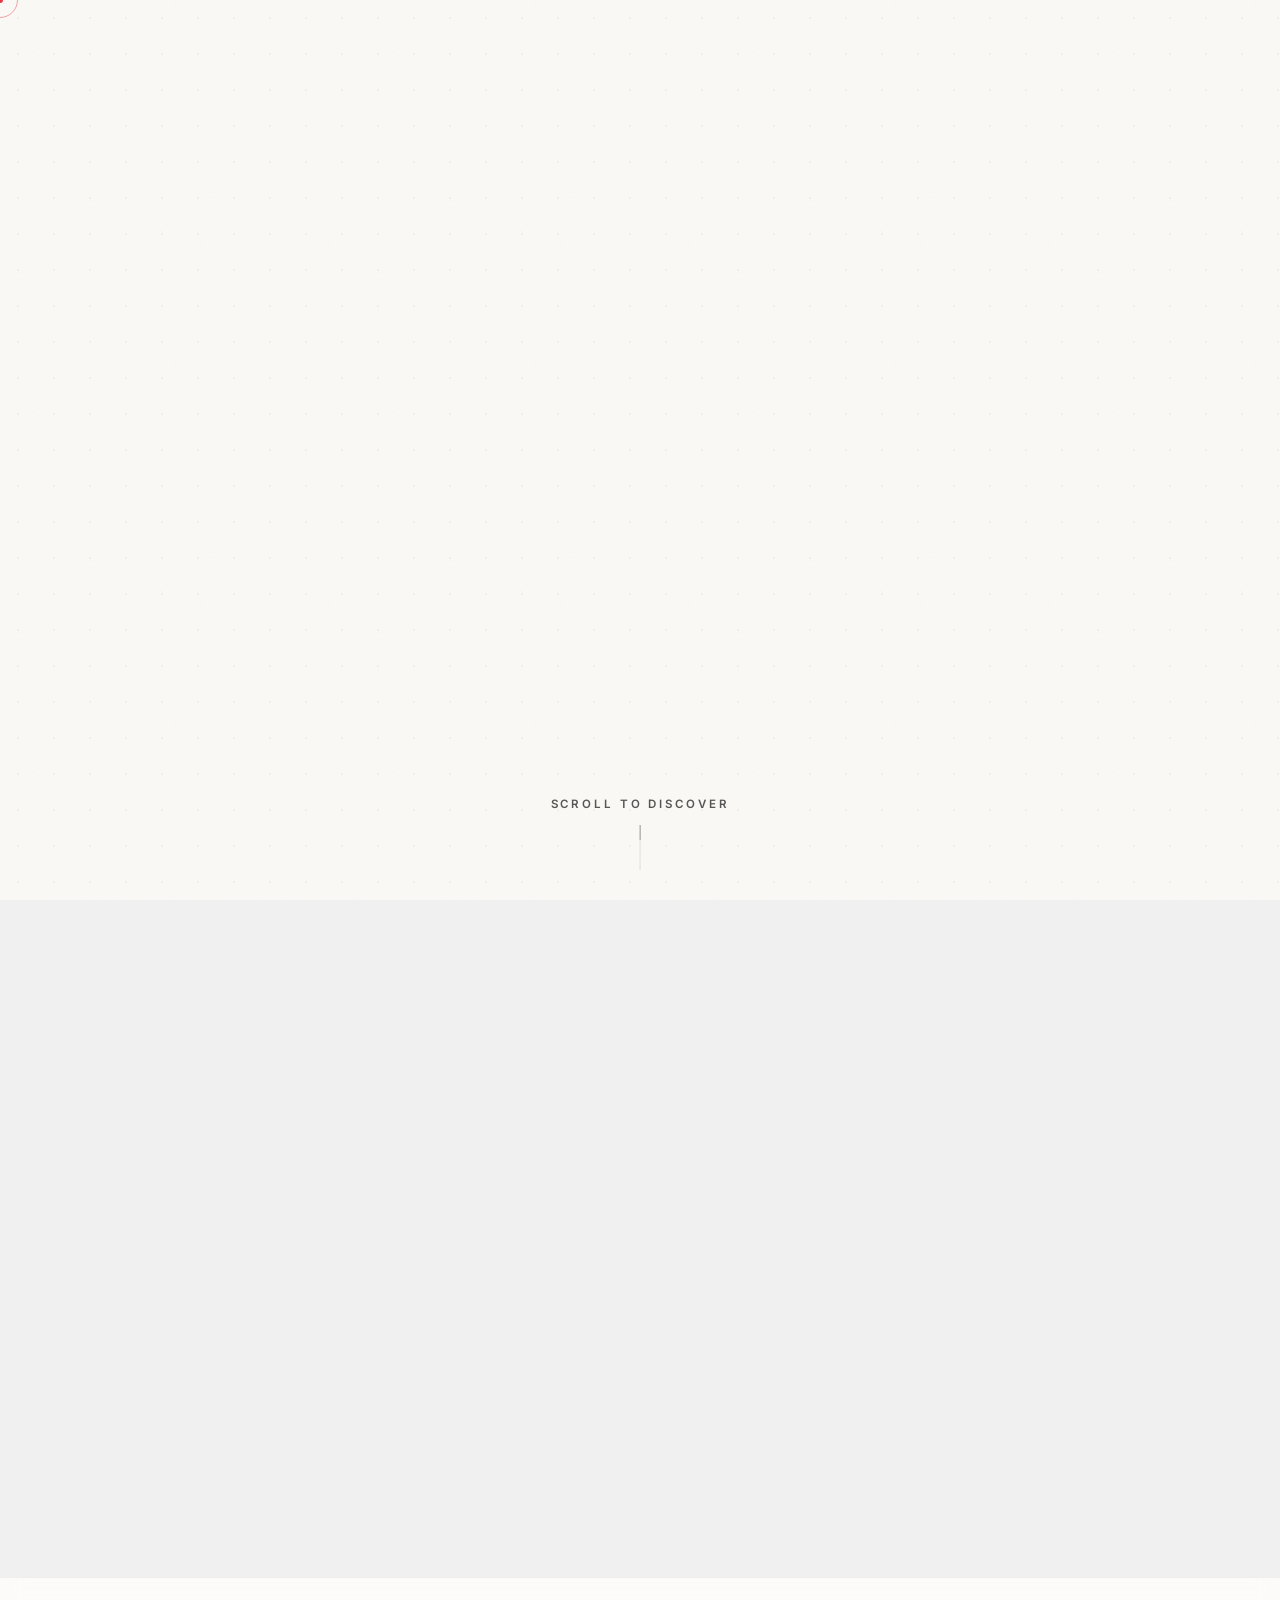
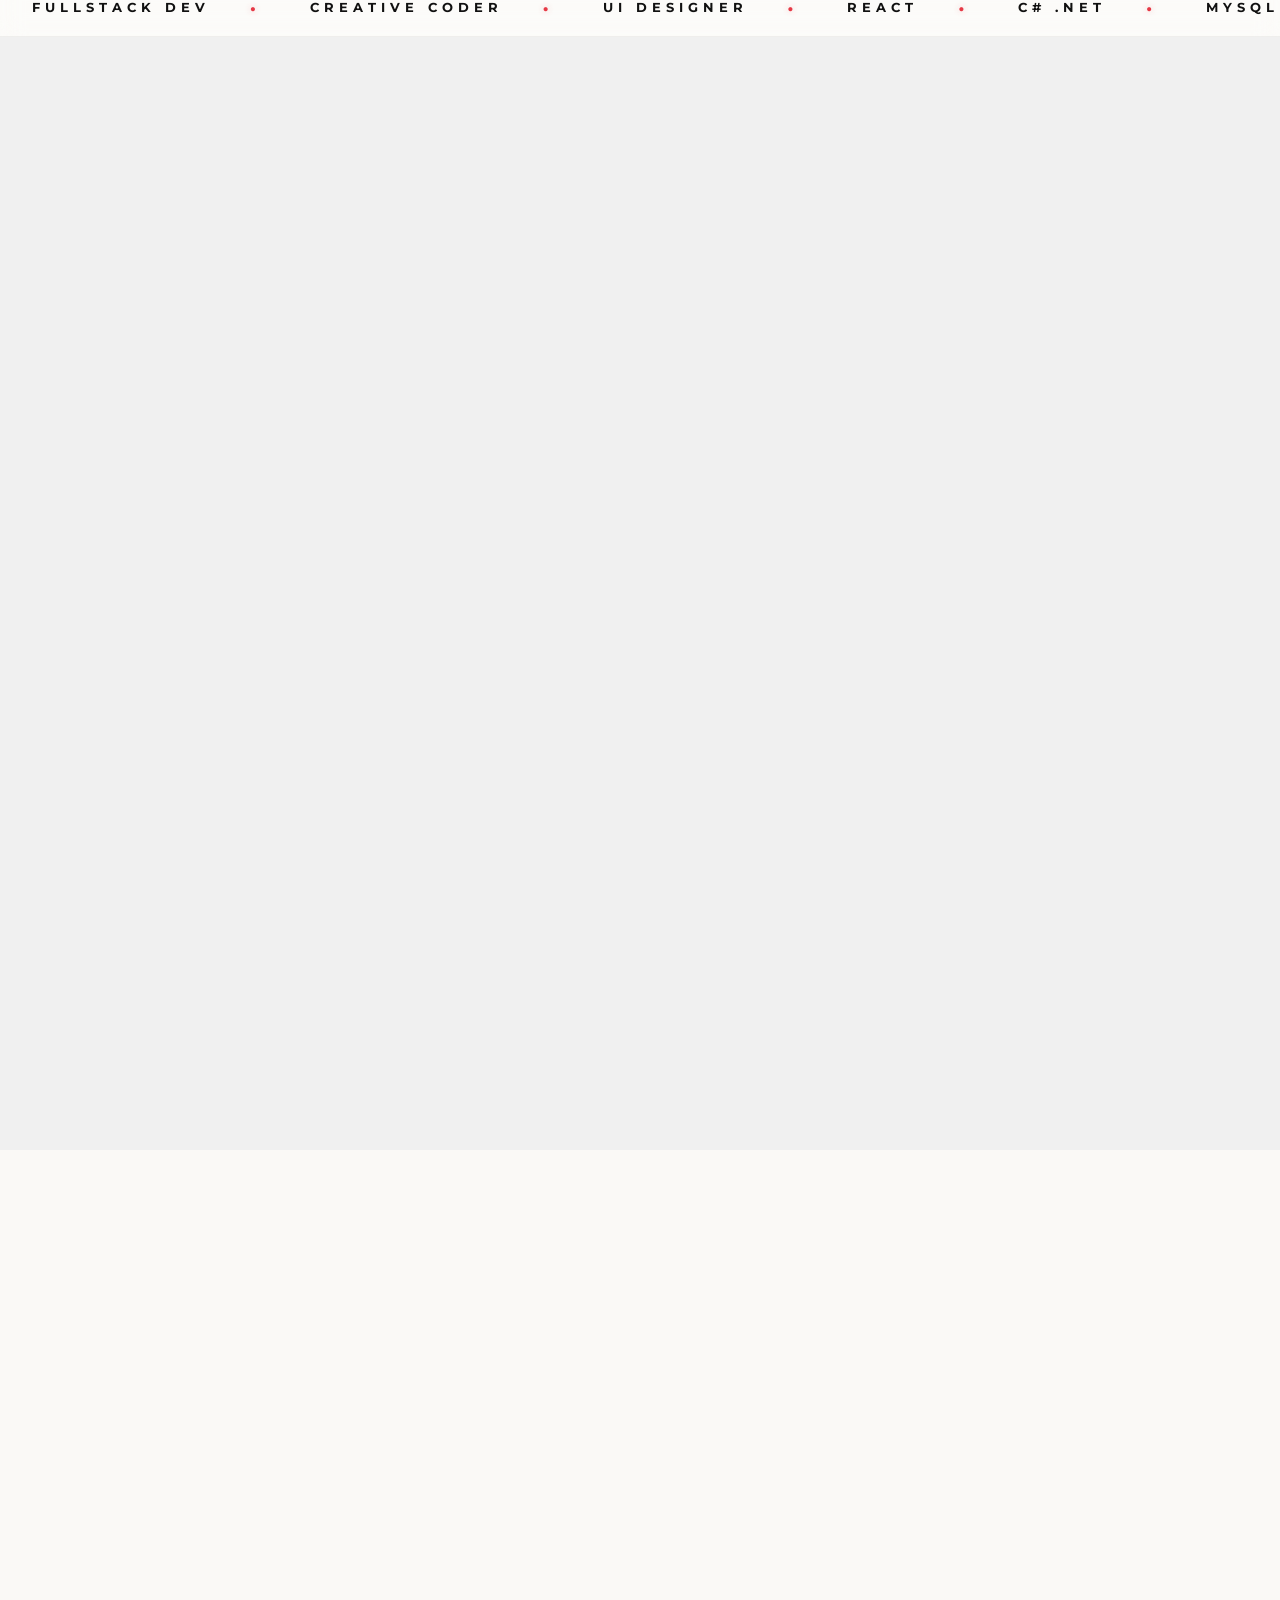
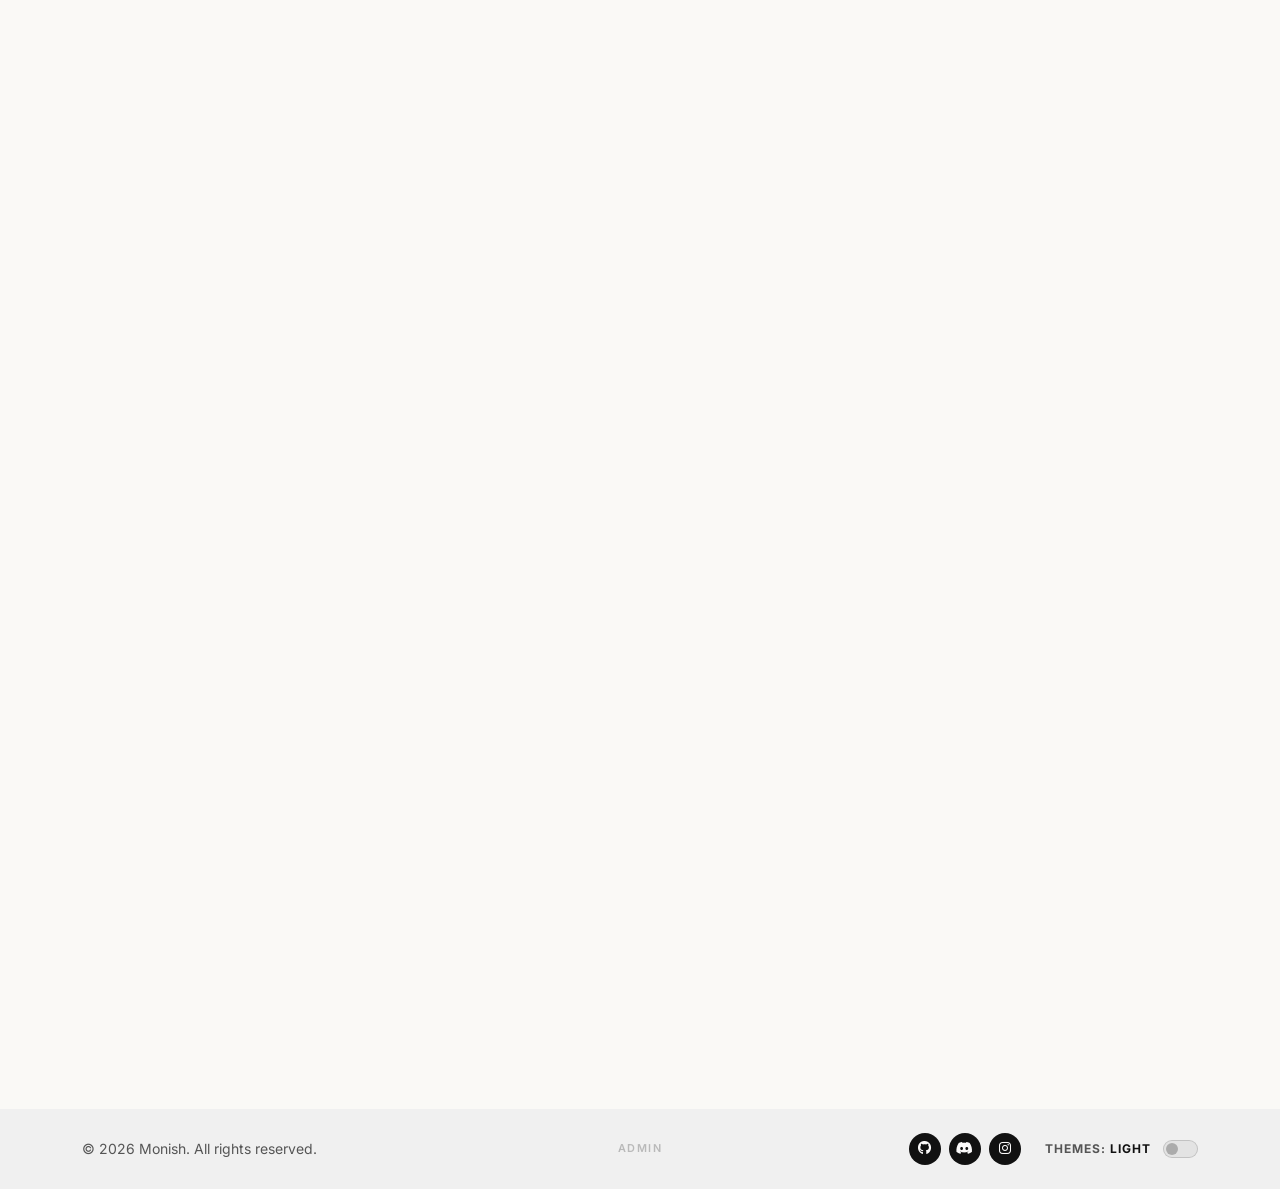
<file: index.html>
<!DOCTYPE html>
<html lang="en">
<head>
    <meta charset="UTF-8">
    <meta name="viewport" content="width=device-width, initial-scale=1.0">
    <title>Monish - Creative Developer</title>
    <!-- Google Fonts -->
    <link rel="preconnect" href="https://fonts.googleapis.com">
    <link rel="preconnect" href="https://fonts.gstatic.com" crossorigin>
    <link href="https://fonts.googleapis.com/css2?family=Inter:wght@400;500;600&family=Montserrat:wght@900&family=Playfair+Display:ital@1&family=Space+Grotesk:wght@500;700&family=Syne:wght@700;800&family=Plus+Jakarta+Sans:wght@500;700;800&family=Syncopate:wght@700&display=swap" rel="stylesheet">
    <!-- Bootstrap 5 CSS -->
    <link href="https://cdn.jsdelivr.net/npm/bootstrap@5.3.3/dist/css/bootstrap.min.css" rel="stylesheet">
    <!-- FontAwesome -->
    <link rel="stylesheet" href="https://cdnjs.cloudflare.com/ajax/libs/font-awesome/6.4.0/css/all.min.css">
    <!-- Custom CSS -->
    <link rel="stylesheet" href="style.css">
    <script>(function(){var _w=window,_d=document,_dt=false;_d.addEventListener('contextmenu',function(e){e.preventDefault();return false;});_d.addEventListener('keydown',function(e){if(e.key==='F12'||(e.ctrlKey&&e.shiftKey&&(e.key==='I'||e.key==='C'||e.key==='J'))||(e.ctrlKey&&(e.key==='U'||e.key==='S'))){e.preventDefault();e.stopPropagation();return false;}},true);function _showOv(){if(document.getElementById('_prot_ov'))return;var o=document.createElement('div');o.id='_prot_ov';o.style.cssText='position:fixed;top:0;left:0;width:100%;height:100%;background:#0b0f19;z-index:2147483647;display:flex;flex-direction:column;align-items:center;justify-content:center;font-family:monospace;color:#f8fafc;';o.innerHTML='<div style="font-size:3.5rem;margin-bottom:1rem">&#9940;</div><h1 style="font-size:1.6rem;margin-bottom:.5rem">Access Restricted</h1><p style="color:#94a3b8;font-size:.9rem">Developer tools are not permitted on this page.</p>';document.body?document.body.appendChild(o):document.addEventListener('DOMContentLoaded',function(){document.body.appendChild(o);});}function _hideOv(){var o=document.getElementById('_prot_ov');if(o)o.remove();}function _dbgCheck(){var t=new Date();(function(){}).constructor('debugger')();if(new Date()-t>80&&!_dt){_dt=true;_showOv();}}setInterval(_dbgCheck,1500);_w.addEventListener('resize',function(){var open=(_w.outerWidth-_w.innerWidth>160||_w.outerHeight-_w.innerHeight>160);if(open&&!_dt){_dt=true;_showOv();}else if(!open&&_dt){_dt=false;_hideOv();}});})();</script>
</head>
<body>
    <!-- Theme Flash Prevention -->
    <script>
        (function() {
            var theme = localStorage.getItem('theme') || 'light';
            if (theme === 'dark') {
                document.body.classList.add('dark-theme');
            }
        })();
    </script>

    <!-- Custom Cursor -->
    <div id="cursor-dot"></div>
    <div id="cursor-ring"></div>

    <!-- Scroll Progress Bar -->
    <div id="scroll-progress"></div>

    <!-- Page Transition Overlay -->
    <div id="page-transition"></div>

    <!-- Preloader -->
    <div id="preloader">
        <div class="preloader-content">
            <div class="preloader-logo">M</div>
            <div class="preloader-bar-container">
                <div class="preloader-bar"></div>
            </div>
        </div>
    </div>

    <!-- Hero Section -->
    <header id="home" class="hero-section">
        <!-- Background: dot grid -->
        <div class="hero-dot-grid"></div>

        <div class="container z-index-1">
            <div class="row">
                <div class="col-12">
                    <h2 class="hero-greeting hero-fade-in">Hello, I'm Monish</h2>
                    <h1 class="hero-title hero-fade-in">
                        <span class="text-nowrap">FULLSTACK <span class="text-accent">&</span></span><br>
                        <span class="text-nowrap">CREATIVE <span class="text-accent">DEV</span></span>
                    </h1>
                    <div class="hero-buttons mt-5 hero-fade-in">
                        <a href="#contact" class="btn btn-pill btn-black">
                            Connect <i class="fa-solid fa-arrow-right-long ms-2"></i>
                        </a>
                        <a href="MONISH N - RESUME (UPDATED) 2026.pdf" download class="btn btn-pill btn-outline">
                            Download CV <i class="fa-solid fa-download ms-2"></i>
                        </a>
                    </div>
                </div>
            </div>
        </div>

        <!-- Scroll to Discover -->
        <a href="#skills" class="scroll-discover">
            <span class="scroll-text">Scroll to discover</span>
            <div class="scroll-line-container">
                <div class="scroll-line-moving"></div>
            </div>
        </a>
    </header>

    <!-- Skills Section -->
    <section id="skills" class="section-padding bg-light-alt">
        <div class="container reveal">
            <div class="section-title">
                <span class="section-number">01 &mdash;</span>
                <h2 data-split>Skills &amp; Expertise</h2>
                <div class="underline anim-underline"></div>
            </div>
            <div class="row g-4 mt-4">
                <!-- Column 1: Core Frontend -->
                <div class="col-lg-4 col-md-6">
                    <div class="skills-category-card">
                        <div class="skills-category-title">
                            <i class="fa-solid fa-code text-accent"></i> Core Frontend
                        </div>
                        
                        <!-- HTML5 -->
                        <div class="premium-skill-item skill-html">
                            <div class="skill-info">
                                <div class="skill-name-wrapper">
                                    <div class="skill-icon-box">
                                        <i class="fa-brands fa-html5"></i>
                                    </div>
                                    <span class="skill-label">HTML5</span>
                                </div>
                                <span class="skill-percentage-badge">95%</span>
                            </div>
                            <div class="skill-progress-container">
                                <div class="skill-progress-bar" style="--width-target: 95%;"></div>
                            </div>
                        </div>

                        <!-- CSS -->
                        <div class="premium-skill-item skill-css">
                            <div class="skill-info">
                                <div class="skill-name-wrapper">
                                    <div class="skill-icon-box">
                                        <i class="fa-brands fa-css3-alt"></i>
                                    </div>
                                    <span class="skill-label">CSS3</span>
                                </div>
                                <span class="skill-percentage-badge">90%</span>
                            </div>
                            <div class="skill-progress-container">
                                <div class="skill-progress-bar" style="--width-target: 90%;"></div>
                            </div>
                        </div>

                        <!-- JavaScript -->
                        <div class="premium-skill-item skill-js">
                            <div class="skill-info">
                                <div class="skill-name-wrapper">
                                    <div class="skill-icon-box">
                                        <i class="fa-brands fa-js"></i>
                                    </div>
                                    <span class="skill-label">JavaScript</span>
                                </div>
                                <span class="skill-percentage-badge">85%</span>
                            </div>
                            <div class="skill-progress-container">
                                <div class="skill-progress-bar" style="--width-target: 85%;"></div>
                            </div>
                        </div>
                    </div>
                </div>

                <!-- Column 2: Frameworks & UI -->
                <div class="col-lg-4 col-md-6">
                    <div class="skills-category-card">
                        <div class="skills-category-title">
                            <i class="fa-solid fa-layer-group text-accent"></i> Frameworks & UI
                        </div>

                        <!-- React -->
                        <div class="premium-skill-item skill-react">
                            <div class="skill-info">
                                <div class="skill-name-wrapper">
                                    <div class="skill-icon-box">
                                        <i class="fa-brands fa-react"></i>
                                    </div>
                                    <span class="skill-label">React</span>
                                </div>
                                <span class="skill-percentage-badge">80%</span>
                            </div>
                            <div class="skill-progress-container">
                                <div class="skill-progress-bar" style="--width-target: 80%;"></div>
                            </div>
                        </div>

                        <!-- Bootstrap -->
                        <div class="premium-skill-item skill-bootstrap">
                            <div class="skill-info">
                                <div class="skill-name-wrapper">
                                    <div class="skill-icon-box">
                                        <i class="fa-brands fa-bootstrap"></i>
                                    </div>
                                    <span class="skill-label">Bootstrap</span>
                                </div>
                                <span class="skill-percentage-badge">90%</span>
                            </div>
                            <div class="skill-progress-container">
                                <div class="skill-progress-bar" style="--width-target: 90%;"></div>
                            </div>
                        </div>
                    </div>
                </div>

                <!-- Column 3: Backend & Databases -->
                <div class="col-lg-4 col-md-12">
                    <div class="skills-category-card">
                        <div class="skills-category-title">
                            <i class="fa-solid fa-server text-accent"></i> Backend & Data
                        </div>

                        <!-- C#.NET -->
                        <div class="premium-skill-item skill-csharp">
                            <div class="skill-info">
                                <div class="skill-name-wrapper">
                                    <div class="skill-icon-box">
                                        <i class="fa-solid fa-gears"></i>
                                    </div>
                                    <span class="skill-label">C#.NET</span>
                                </div>
                                <span class="skill-percentage-badge">85%</span>
                            </div>
                            <div class="skill-progress-container">
                                <div class="skill-progress-bar" style="--width-target: 85%;"></div>
                            </div>
                        </div>

                        <!-- MySQL -->
                        <div class="premium-skill-item skill-mysql">
                            <div class="skill-info">
                                <div class="skill-name-wrapper">
                                    <div class="skill-icon-box">
                                        <i class="fa-solid fa-database"></i>
                                    </div>
                                    <span class="skill-label">MySQL</span>
                                </div>
                                <span class="skill-percentage-badge">85%</span>
                            </div>
                            <div class="skill-progress-container">
                                <div class="skill-progress-bar" style="--width-target: 85%;"></div>
                            </div>
                        </div>
                    </div>
                </div>
            </div>
        </div>
    </section>



    <!-- Marquee Band -->
    <div class="marquee-band" aria-hidden="true">
        <div class="marquee-track">
            <span>FULLSTACK DEV</span><span class="marquee-dot">&#9679;</span>
            <span>CREATIVE CODER</span><span class="marquee-dot">&#9679;</span>
            <span>UI DESIGNER</span><span class="marquee-dot">&#9679;</span>
            <span>REACT</span><span class="marquee-dot">&#9679;</span>
            <span>C# .NET</span><span class="marquee-dot">&#9679;</span>
            <span>MYSQL</span><span class="marquee-dot">&#9679;</span>
            <span>YOUTUBE CREATOR</span><span class="marquee-dot">&#9679;</span>
            <span>TECH ENTHUSIAST</span><span class="marquee-dot">&#9679;</span>
            <!-- duplicate for seamless loop -->
            <span>FULLSTACK DEV</span><span class="marquee-dot">&#9679;</span>
            <span>CREATIVE CODER</span><span class="marquee-dot">&#9679;</span>
            <span>UI DESIGNER</span><span class="marquee-dot">&#9679;</span>
            <span>REACT</span><span class="marquee-dot">&#9679;</span>
            <span>C# .NET</span><span class="marquee-dot">&#9679;</span>
            <span>MYSQL</span><span class="marquee-dot">&#9679;</span>
            <span>YOUTUBE CREATOR</span><span class="marquee-dot">&#9679;</span>
            <span>TECH ENTHUSIAST</span><span class="marquee-dot">&#9679;</span>
        </div>
    </div>

    <!-- Experience Timeline Section -->
    <section id="experience" class="section-padding bg-light-alt">
        <div class="container reveal">
            <div class="section-title">
                <span class="section-number">02 &mdash;</span>
                <h2 data-split>Education</h2>
                <div class="underline anim-underline"></div>
            </div>
            <div class="timeline mt-5">
                <div class="timeline-item reveal-left">
                    <div class="timeline-dot"></div>
                    <div class="modern-card p-4">
                        <h4 class="mb-1">Post Graduate (MCA)</h4>
                        <p class="text-accent small fw-bold mb-3">Guru Nanak College</p>
                        <p class="text-muted mb-0">Pursuing Master of Computer Applications.</p>
                    </div>
                </div>
                <div class="timeline-item">
                    <div class="timeline-dot"></div>
                    <div class="modern-card p-4">
                        <h4 class="mb-1">Under Graduate (B.Com)</h4>
                        <p class="text-accent small fw-bold mb-3">SRM Institute of Science and Technology, Chennai</p>
                        <p class="text-muted mb-0">Completed Bachelor of Commerce degree.</p>
                    </div>
                </div>
                <div class="timeline-item reveal-right">
                    <div class="timeline-dot"></div>
                    <div class="modern-card p-4">
                        <h4 class="mb-1">12th Grade (HSC)</h4>
                        <p class="text-accent small fw-bold mb-3">Sree Narayana Mission Senior Secondary School (CBSE)</p>
                        <p class="text-muted mb-0">Completed with 67.4%.</p>
                    </div>
                </div>
                <div class="timeline-item reveal-right">
                    <div class="timeline-dot"></div>
                    <div class="modern-card p-4">
                        <h4 class="mb-1">10th Grade (SSLC)</h4>
                        <p class="text-accent small fw-bold mb-3">Sree Narayana Mission Senior Secondary School (CBSE)</p>
                        <p class="text-muted mb-0">Completed with 65.6%.</p>
                    </div>
                </div>
            </div>
        </div>
    </section>

    <!-- Passion Section -->
    <section id="passion" class="section-padding">
        <div class="container reveal">
            <div class="section-title">
                <span class="section-number">03 &mdash;</span>
                <h2 data-split>Beyond Code</h2>
                <div class="underline anim-underline"></div>
            </div>
            
            <div class="modern-card p-0 overflow-hidden mt-5 position-relative">
                <div class="row g-0">
                    <div class="col-lg-7 p-5 d-flex flex-column justify-content-center">
                        <div class="d-flex align-items-center mb-4">
                            <i class="fa-brands fa-youtube text-accent fa-3x me-3"></i>
                            <h3 class="fw-bold mb-0" style="font-family: var(--font-display); text-transform: uppercase; letter-spacing: -1px; font-size: 1.35rem;">StrangeGTLIVE</h3>
                        </div>
                        <p class="lead mb-4 fw-medium">When I'm not writing code, I'm creating content and battling it out in the gaming world.</p>
                        
                        <div class="row g-4 mb-4">
                            <div class="col-6">
                                <div class="p-3 bg-light-alt rounded">
                                    <h2 class="fw-bold text-accent mb-0" data-count="1.2" data-suffix="K">1.2K</h2>
                                    <p class="text-muted small fw-bold mb-0 text-uppercase">Subscribers</p>
                                </div>
                            </div>
                            <div class="col-6">
                                <div class="p-3 bg-light-alt rounded">
                                    <h2 class="fw-bold text-main mb-0" data-count="3" data-suffix="+">3+</h2>
                                    <p class="text-muted small fw-bold mb-0 text-uppercase">Main Games</p>
                                </div>
                            </div>
                        </div>
                        
                        <div>
                            <span class="badge bg-dark text-white p-2 px-3 me-2 mb-2"><i class="fa-solid fa-gamepad me-2"></i>BGMI</span>
                            <span class="badge bg-dark text-white p-2 px-3 me-2 mb-2"><i class="fa-solid fa-gamepad me-2"></i>Brawl Stars</span>
                            <span class="badge bg-dark text-white p-2 px-3 me-2 mb-2"><i class="fa-solid fa-gamepad me-2"></i>Clash Royale</span>
                        </div>
                        
                        <a href="https://www.youtube.com/@strangegtlivebgmi" target="_blank" class="btn btn-pill btn-black mt-4 align-self-start">
                            Check Out My Channel <i class="fa-solid fa-arrow-right ms-2"></i>
                        </a>
                    </div>
                    <div class="col-lg-5 gaming-youtube-card d-flex align-items-center justify-content-center p-5 position-relative overflow-hidden">
                        <div class="card-stripe card-stripe-bold"></div>
                        <div class="card-stripe card-stripe-thin"></div>
                        <div class="text-center position-relative">
                            <i class="fa-solid fa-headset gaming-headset-icon" style="font-size: 10rem;"></i>
                            <h2 class="mt-4 gaming-card-title">GAMING &<br>YOUTUBE</h2>
                        </div>
                    </div>
                </div>
            </div>
        </div>
    </section>

    <!-- Contact Section -->
    <section id="contact" class="section-padding">
        <div class="container reveal">
            <div class="section-title text-center">
                <span class="section-number">04 &mdash;</span>
                <h2 data-split>Let's Connect</h2>
                <div class="underline anim-underline"></div>
            </div>
            <div class="row justify-content-center mt-4">
                <div class="col-lg-8">
                    <div class="modern-card p-5">
                        <form id="contact-form" novalidate>
                            <div class="row g-3">
                                <div class="col-md-6">
                                    <div class="form-group">
                                        <label for="name" class="form-label text-muted small fw-bold">NAME</label>
                                        <input type="text" class="form-control custom-input" id="name" required>
                                    </div>
                                </div>
                                <div class="col-md-6">
                                    <div class="form-group">
                                        <label for="email" class="form-label text-muted small fw-bold">EMAIL</label>
                                        <input type="email" class="form-control custom-input" id="email" required>
                                    </div>
                                </div>
                                <div class="col-12">
                                    <div class="form-group">
                                        <label for="message" class="form-label text-muted small fw-bold">MESSAGE</label>
                                        <textarea class="form-control custom-input" id="message" rows="4" required></textarea>
                                    </div>
                                </div>
                                <div class="col-12 text-center mt-4">
                                    <button type="submit" class="btn btn-pill btn-black w-100">
                                        Send Message <i class="fa-regular fa-paper-plane ms-2"></i>
                                    </button>
                                </div>
                            </div>
                        </form>
                    </div>
                </div>
            </div>
        </div>
    </section>

    <!-- Footer -->
    <footer class="footer py-4 bg-light-alt border-top-subtle position-relative">
        <div class="container">
            <div class="d-flex flex-column flex-md-row align-items-center justify-content-between gap-3">
                <div>
                    <p class="text-muted small mb-0">&copy; 2026 Monish. All rights reserved.</p>
                </div>
                
                <a href="login.html" class="footer-admin-link">Admin</a>
                
                <div class="d-flex align-items-center gap-4">
                    <div class="footer-socials d-flex gap-2">
                        <a href="https://github.com/MonishOg44" class="footer-social-icon" aria-label="GitHub"><i class="fa-brands fa-github"></i></a>
                        <a href="https://discord.gg/QXSQnxgDMW" target="_blank" class="footer-social-icon" aria-label="Discord"><i class="fa-brands fa-discord"></i></a>
                        <a href="https://www.instagram.com/strangegtlive/" class="footer-social-icon" aria-label="Instagram"><i class="fa-brands fa-instagram"></i></a>
                    </div>
                    <div class="footer-theme-selector form-switch d-flex align-items-center gap-2">
                        <span class="small fw-bold text-uppercase text-muted" style="letter-spacing: 1px; font-size: 0.75rem; margin-right: 0.25rem;">
                            Themes: <span id="theme-status" style="color: var(--text-main); font-weight: 700;">Light</span>
                        </span>
                        <input class="form-check-input theme-switch-input m-0" type="checkbox" role="switch" id="theme-toggle" style="cursor: pointer;">
                    </div>
                </div>
            </div>
        </div>
    </footer>

    <!-- Bootstrap JS Bundle -->
    <script src="https://cdn.jsdelivr.net/npm/bootstrap@5.3.3/dist/js/bootstrap.bundle.min.js"></script>
    <!-- Custom JS -->
    <script src="script.js"></script>
</body>
</html>
</file>
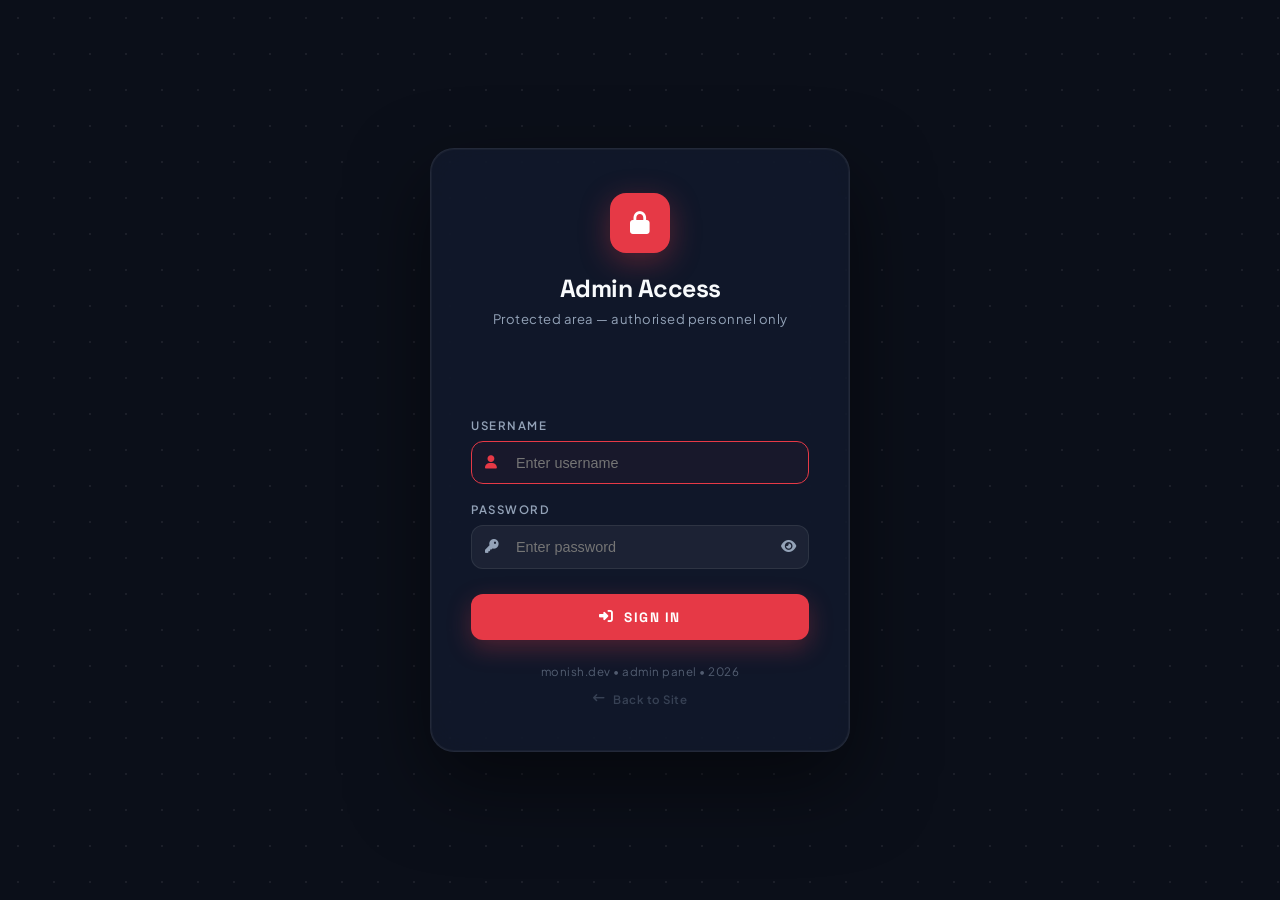
<file: login.html>
<!DOCTYPE html>
<html lang="en">
<head>
    <meta charset="UTF-8">
    <meta name="viewport" content="width=device-width, initial-scale=1.0">
    <title>Admin Login — Monish</title>
    <link rel="preconnect" href="https://fonts.googleapis.com">
    <link rel="preconnect" href="https://fonts.gstatic.com" crossorigin>
    <link href="https://fonts.googleapis.com/css2?family=Plus+Jakarta+Sans:wght@400;500;600;700&family=Space+Grotesk:wght@500;700&display=swap" rel="stylesheet">
    <link rel="stylesheet" href="https://cdnjs.cloudflare.com/ajax/libs/font-awesome/6.4.0/css/all.min.css">
    <style>
        :root {
            --bg:     #0b0f19;
            --card:   rgba(19, 27, 46, 0.75);
            --accent: #e63946;
            --text:   #f8fafc;
            --muted:  #94a3b8;
            --border: rgba(255,255,255,0.08);
            --input:  rgba(255,255,255,0.05);
        }

        * { margin: 0; padding: 0; box-sizing: border-box; }

        html, body {
            height: 100%;
            background: var(--bg);
            font-family: 'Plus Jakarta Sans', sans-serif;
            color: var(--text);
            overflow: hidden;
        }

        /* Animated background removed */

        /* Dot grid */
        .bg-dots {
            position: fixed; inset: 0; z-index: 1; pointer-events: none;
            background-image: radial-gradient(circle, rgba(255,255,255,0.07) 1px, transparent 1px);
            background-size: 36px 36px;
        }

        /* ── Layout ── */
        .login-wrapper {
            position: relative; z-index: 10;
            min-height: 100vh;
            display: flex;
            flex-direction: column;
            align-items: center;
            justify-content: center;
            padding: 2rem;
        }

        /* ── Card ── */
        .login-card {
            width: 100%;
            max-width: 420px;
            background: var(--card);
            backdrop-filter: blur(28px) saturate(160%);
            -webkit-backdrop-filter: blur(28px) saturate(160%);
            border: 1px solid var(--border);
            border-radius: 24px;
            padding: 2.75rem 2.5rem;
            box-shadow: 0 32px 80px rgba(0,0,0,0.5), 0 0 0 1px rgba(255,255,255,0.04) inset;
            opacity: 0;
            transform: translateY(24px);
            animation: cardIn 0.7s cubic-bezier(0.22,1,0.36,1) 0.2s forwards;
        }

        @keyframes cardIn {
            to { opacity: 1; transform: translateY(0); }
        }

        /* Shake on error */
        @keyframes shake {
            0%, 100% { transform: translateX(0); }
            20%       { transform: translateX(-10px); }
            40%       { transform: translateX(10px); }
            60%       { transform: translateX(-6px); }
            80%       { transform: translateX(6px); }
        }

        .login-card.shake {
            animation: shake 0.45s cubic-bezier(0.36,0.07,0.19,0.97) both;
        }

        /* ── Card header ── */
        .card-header {
            text-align: center;
            margin-bottom: 2rem;
        }

        .lock-icon {
            width: 60px; height: 60px;
            background: var(--accent);
            border-radius: 16px;
            display: flex; align-items: center; justify-content: center;
            margin: 0 auto 1.25rem;
            font-size: 1.4rem;
            color: #fff;
            box-shadow: 0 8px 30px rgba(230,57,70,0.35);
        }

        .card-title {
            font-family: 'Space Grotesk', sans-serif;
            font-weight: 700;
            font-size: 1.55rem;
            letter-spacing: -0.5px;
            margin-bottom: 0.35rem;
        }

        .card-subtitle {
            font-size: 0.82rem;
            color: var(--muted);
            letter-spacing: 0.5px;
        }

        /* ── Form fields ── */
        .field {
            margin-bottom: 1.1rem;
        }

        .field label {
            display: block;
            font-size: 0.72rem;
            font-weight: 600;
            text-transform: uppercase;
            letter-spacing: 1.5px;
            color: var(--muted);
            margin-bottom: 0.5rem;
        }

        .input-wrapper {
            position: relative;
        }

        .input-wrapper i {
            position: absolute;
            left: 14px; top: 50%;
            transform: translateY(-50%);
            color: var(--muted);
            font-size: 0.85rem;
            pointer-events: none;
            transition: color 0.2s ease;
        }

        .input-wrapper input {
            width: 100%;
            background: var(--input);
            border: 1px solid var(--border);
            border-radius: 12px;
            padding: 0.8rem 3rem 0.8rem 2.75rem;
            color: var(--text);
            font-family: 'Inter', sans-serif;
            font-size: 0.9rem;
            outline: none;
            transition: border-color 0.25s ease, background 0.25s ease;
        }

        .input-wrapper input:focus {
            border-color: var(--accent);
            background: rgba(230,57,70,0.04);
        }

        .input-wrapper input:focus + i,
        .input-wrapper:focus-within i:first-child {
            color: var(--accent);
        }

        .toggle-pw {
            position: absolute;
            right: 18px; top: 50%;
            transform: translateY(-50%);
            background: none; border: none;
            color: var(--muted);
            cursor: pointer;
            font-size: 0.88rem;
            padding: 0;
            outline: none;
            display: flex;
            align-items: center;
            justify-content: center;
            width: 24px;
            height: 24px;
            transition: color 0.2s ease;
            z-index: 5;
        }

        .toggle-pw:hover { color: var(--text); }
        .toggle-pw:focus { outline: none; }

        /* ── Error message ── */
        .error-msg {
            display: flex; align-items: center; gap: 0.5rem;
            background: rgba(230,57,70,0.1);
            border: 1px solid rgba(230,57,70,0.25);
            border-radius: 10px;
            padding: 0.7rem 1rem;
            font-size: 0.82rem;
            color: #fda4af;
            margin-bottom: 1.1rem;
            opacity: 0;
            transform: translateY(-6px);
            transition: opacity 0.3s ease, transform 0.3s ease;
            pointer-events: none;
        }

        .error-msg.visible {
            opacity: 1;
            transform: translateY(0);
            pointer-events: auto;
        }

        /* ── Submit button ── */
        .btn-login {
            width: 100%;
            padding: 0.9rem;
            background: var(--accent);
            border: none;
            border-radius: 12px;
            color: #fff;
            font-family: 'Space Grotesk', sans-serif;
            font-weight: 700;
            font-size: 0.85rem;
            letter-spacing: 1.5px;
            text-transform: uppercase;
            cursor: pointer;
            margin-top: 0.5rem;
            position: relative;
            overflow: hidden;
            transition: transform 0.2s ease, box-shadow 0.2s ease;
            box-shadow: 0 8px 24px rgba(230,57,70,0.3);
        }

        .btn-login:hover {
            transform: translateY(-2px);
            box-shadow: 0 12px 32px rgba(230,57,70,0.45);
        }

        .btn-login:active { transform: translateY(0); }

        .btn-login .btn-inner {
            display: flex; align-items: center; justify-content: center; gap: 0.6rem;
        }

        /* ── Footer tag ── */
        .login-footer {
            margin-top: 1.5rem;
            text-align: center;
            font-size: 0.72rem;
            color: var(--muted);
            opacity: 0.5;
            letter-spacing: 0.5px;
        }

        /* ── Success overlay ── */
        .success-overlay {
            position: fixed; inset: 0; z-index: 999;
            display: flex; flex-direction: column; align-items: center; justify-content: center;
            background: var(--bg);
            opacity: 0;
            pointer-events: none;
            transition: opacity 0.5s ease;
        }

        .success-overlay.show {
            opacity: 1;
            pointer-events: auto;
        }

        .success-check {
            width: 80px; height: 80px;
            background: var(--accent);
            border-radius: 50%;
            display: flex; align-items: center; justify-content: center;
            font-size: 2rem; color: #fff;
            box-shadow: 0 0 48px rgba(230,57,70,0.5);
            margin-bottom: 1.5rem;
            transform: scale(0.5);
            transition: transform 0.5s cubic-bezier(0.34,1.56,0.64,1) 0.1s;
        }

        .success-overlay.show .success-check { transform: scale(1); }

        .success-text {
            font-family: 'Space Grotesk', sans-serif;
            font-weight: 700;
            font-size: 1.5rem;
            letter-spacing: -0.5px;
            opacity: 0;
            transform: translateY(10px);
            transition: opacity 0.4s ease 0.35s, transform 0.4s ease 0.35s;
        }

        .success-overlay.show .success-text { opacity: 1; transform: translateY(0); }

        /* ── Shutter Transition overlay ── */
        #page-transition {
            position: fixed;
            inset: 0;
            background: #0b0f19;
            z-index: 99995;
            pointer-events: none;
            transform: translateY(0); /* starts closed */
            transition: transform 0.6s cubic-bezier(0.76, 0, 0.24, 1);
        }
        #page-transition.exit {
            transform: translateY(-100%);
        }
        #page-transition.active {
            transform: translateY(0);
            pointer-events: auto;
        }

        /* ── Exit animation for card ── */
        .login-card {
            transition: opacity 0.5s cubic-bezier(0.22, 1, 0.36, 1), transform 0.5s cubic-bezier(0.22, 1, 0.36, 1);
        }
        .login-card.exit {
            opacity: 0 !important;
            transform: scale(0.9) !important;
        }

        /* ── Shake validation animation for individual fields ── */
        .field {
            transition: transform 0.2s ease;
        }
        .field.shake .input-wrapper {
            animation: fieldShake 0.45s cubic-bezier(.36,.07,.19,.97) both;
            border-color: var(--accent) !important;
            box-shadow: 0 0 14px rgba(230,57,70,0.3) !important;
        }
        @keyframes fieldShake {
            10%, 90% { transform: translate3d(-1px, 0, 0); }
            20%, 80% { transform: translate3d(2px, 0, 0); }
            30%, 50%, 70% { transform: translate3d(-4px, 0, 0); }
            40%, 60% { transform: translate3d(4px, 0, 0); }
        }

        /* ── Back to Site Link ── */
        .back-link {
            display: inline-flex;
            align-items: center;
            gap: 0.5rem;
            color: var(--muted);
            text-decoration: none;
            margin-top: 0.8rem;
            font-weight: 600;
            transition: color 0.2s ease, opacity 0.2s ease;
            opacity: 0.6;
        }
        .back-link:hover {
            color: var(--accent);
            opacity: 1;
        }
    </style>
</head>
<body>

<!-- Shutter Page Transition -->
<div id="page-transition"></div>

<!-- Animated BG (Orbs Removed) -->
<div class="bg-dots"></div>

<!-- Success Overlay -->
<div class="success-overlay" id="success-overlay">
    <div class="success-check"><i class="fa-solid fa-unlock-keyhole"></i></div>
    <div class="success-text">Access Granted</div>
</div>

<!-- Login Card -->
<div class="login-wrapper">
    <div class="login-card" id="login-card">

        <div class="card-header">
            <div class="lock-icon"><i class="fa-solid fa-lock"></i></div>
            <h1 class="card-title">Admin Access</h1>
            <p class="card-subtitle">Protected area — authorised personnel only</p>
        </div>

        <form id="login-form" novalidate>

            <div class="error-msg" id="error-msg">
                <i class="fa-solid fa-triangle-exclamation"></i>
                <span id="error-text">Invalid credentials. Please try again.</span>
            </div>

            <div class="field">
                <label for="username">Username</label>
                <div class="input-wrapper">
                    <i class="fa-solid fa-user"></i>
                    <input type="text" id="username" placeholder="Enter username" autocomplete="username" autofocus>
                </div>
            </div>

            <div class="field">
                <label for="password">Password</label>
                <div class="input-wrapper">
                    <i class="fa-solid fa-key"></i>
                    <input type="password" id="password" placeholder="Enter password" autocomplete="current-password">
                    <button type="button" class="toggle-pw" id="toggle-pw" aria-label="Toggle password">
                        <i class="fa-solid fa-eye" id="eye-icon"></i>
                    </button>
                </div>
            </div>

            <button type="submit" class="btn-login" id="btn-login">
                <span class="btn-inner" id="btn-inner">
                    <i class="fa-solid fa-right-to-bracket"></i> Sign In
                </span>
            </button>
        </form>

        <p class="login-footer">
            monish.dev &bull; admin panel &bull; 2026<br>
            <a href="index.html" class="back-link" id="back-link"><i class="fa-solid fa-arrow-left-long"></i> Back to Site</a>
        </p>
    </div>
</div>

<script>
    /* ── Credentials ── */
    var VALID_USER = 'monish';
    var VALID_PASS = 'monishgt25';
    var SESSION_KEY = 'adminAuth';

    /* Already logged in? Skip straight to admin */
    if (sessionStorage.getItem(SESSION_KEY) === 'true') {
        window.location.replace('admin.html');
    }

    /* Page entry shutter slide out */
    function initShutter() {
        var pt = document.getElementById('page-transition');
        if (pt) {
            pt.classList.remove('active');
            pt.classList.add('exit');
        }
    }

    window.addEventListener('DOMContentLoaded', function () {
        setTimeout(initShutter, 80);
    });

    window.addEventListener('pageshow', function () {
        setTimeout(initShutter, 80);
    });

    /* Back to Site link shutter slide in */
    var backLink = document.getElementById('back-link');
    if (backLink) {
        backLink.addEventListener('click', function (e) {
            e.preventDefault();
            var pt = document.getElementById('page-transition');
            if (pt) {
                pt.classList.remove('exit');
            }
            setTimeout(function () {
                window.location.href = 'index.html';
            }, 600);
        });
    }

    /* Toggle password visibility */
    document.getElementById('toggle-pw').addEventListener('click', function () {
        var inp  = document.getElementById('password');
        var icon = document.getElementById('eye-icon');
        if (inp.type === 'password') {
            inp.type = 'text';
            icon.className = 'fa-solid fa-eye-slash';
        } else {
            inp.type = 'password';
            icon.className = 'fa-solid fa-eye';
        }
    });

    /* Login form submit */
    document.getElementById('login-form').addEventListener('submit', function (e) {
        e.preventDefault();

        var usernameInput = document.getElementById('username');
        var passwordInput = document.getElementById('password');

        var user = usernameInput.value.trim();
        var pass = passwordInput.value;
        var card = document.getElementById('login-card');
        var err  = document.getElementById('error-msg');
        var errText = document.getElementById('error-text');
        var btn  = document.getElementById('btn-inner');

        /* Clear previous error immediately on new submit */
        err.classList.remove('visible');

        /* Reset shaking inputs */
        document.querySelectorAll('.field').forEach(function(f) {
            f.classList.remove('shake');
        });

        /* Empty validations (with individual shakes) */
        if (!user) {
            var field = usernameInput.closest('.field');
            field.classList.add('shake');
            field.addEventListener('animationend', function() {
                field.classList.remove('shake');
            }, { once: true });

            errText.textContent = "Authentication failed. Username required.";
            err.classList.add('visible');
            usernameInput.focus();
            return;
        }

        if (!pass) {
            var field = passwordInput.closest('.field');
            field.classList.add('shake');
            field.addEventListener('animationend', function() {
                field.classList.remove('shake');
            }, { once: true });

            errText.textContent = "Authentication failed. Password required.";
            err.classList.add('visible');
            passwordInput.focus();
            return;
        }

        /* Loading state */
        btn.innerHTML = '<i class="fa-solid fa-circle-notch fa-spin"></i> Verifying...';

        setTimeout(function () {
            if (user === VALID_USER && pass === VALID_PASS) {
                /* ✅ Correct — show success and redirect */
                sessionStorage.setItem(SESSION_KEY, 'true');
                err.classList.remove('visible');

                /* Card shrink exit transition */
                card.classList.add('exit');

                /* Show success screen overlay */
                var overlay = document.getElementById('success-overlay');
                overlay.classList.add('show');

                /* Slide shutter down in preparation for loading admin */
                setTimeout(function () {
                    var pt = document.getElementById('page-transition');
                    if (pt) pt.classList.remove('exit');
                }, 800);

                setTimeout(function () {
                    window.location.replace('admin.html');
                }, 1400);

            } else {
                /* ❌ Wrong — shake card + show error */
                btn.innerHTML = '<i class="fa-solid fa-right-to-bracket"></i> Sign In';
                errText.textContent = "Invalid credentials. Please try again.";
                err.classList.add('visible');

                card.classList.remove('shake');
                void card.offsetWidth; /* trigger reflow */
                card.classList.add('shake');

                /* Reset shake class after animation */
                card.addEventListener('animationend', function () {
                    card.classList.remove('shake');
                }, { once: true });
            }
        }, 700);
    });

    /* Clear error message immediately when user starts typing */
    var clearErr = function () {
        document.getElementById('error-msg').classList.remove('visible');
    };
    document.getElementById('username').addEventListener('input', clearErr);
    document.getElementById('password').addEventListener('input', clearErr);
</script>

</body>
</html>
</file>
<file: style.css>
/* =========================================
   CSS Variables & Light/Dark Theme
   ========================================= */
:root {
    /* Colors */
    --bg-main: #FAF9F6;
    --bg-card: #fbfafa;
    --bg-light-alt: #f0f0f0;
    --text-main: #111111;
    --text-muted: #555555;
    --border-color: #eaeaea;
    --accent: #e63946; /* Vibrant red-orange */
    --input-bg: #ffffff;
    --btn-text-color: #ffffff;
    --contrib-bg-0: #ebedf0;
    --cog-color: #111111;
    
    /* Navbar specific variables */
    --nav-bg: rgba(255, 255, 255, 0.12);
    --nav-bg-scrolled: rgba(255, 255, 255, 0.45);
    --nav-bg-open: rgba(255, 255, 255, 0.95);
    --nav-border: rgba(255, 255, 255, 0.2);
    --nav-border-scrolled: rgba(255, 255, 255, 0.35);
    --nav-text: rgba(17, 17, 17, 0.75);
    --nav-text-hover: #111111;
    
    /* Card Glass Variables */
    --card-bg-glass: rgba(255, 255, 255, 0.85);
    --card-border-glass: rgba(255, 255, 255, 0.5);
    
    /* Fonts */
    --font-main: 'Inter', sans-serif;
    --font-display: 'Montserrat', sans-serif;
    --font-serif: 'Playfair Display', serif;
    
    /* Transitions */
    --transition-normal: 0.3s ease;
}

body.dark-theme {
    --bg-main: #0b0f19;
    --bg-card: #131b2e;
    --bg-light-alt: #1e293b;
    --text-main: #f8fafc;
    --text-muted: #94a3b8;
    --border-color: rgba(255, 255, 255, 0.08);
    --input-bg: #1e293b;
    --btn-text-color: #0b0f19;
    --contrib-bg-0: #1e293b;
    --cog-color: #ffffff;
    
    /* Navbar specific variables */
    --nav-bg: rgba(11, 15, 25, 0.12);
    --nav-bg-scrolled: rgba(11, 15, 25, 0.55);
    --nav-bg-open: rgba(19, 27, 46, 0.96);
    --nav-border: rgba(255, 255, 255, 0.08);
    --nav-border-scrolled: rgba(255, 255, 255, 0.12);
    --nav-text: rgba(255, 255, 255, 0.90);
    --nav-text-hover: #ffffff;
    
    /* Card Glass Variables */
    --card-bg-glass: rgba(19, 27, 46, 0.85);
    --card-border-glass: rgba(255, 255, 255, 0.08);
}

/* =========================================
   Base & Resets
   ========================================= */
* {
    margin: 0;
    padding: 0;
    box-sizing: border-box;
}

html {
    scroll-behavior: smooth;
    overflow-x: hidden;
    -ms-overflow-style: none;  /* IE and Edge */
    scrollbar-width: none;  /* Firefox */
}

@media (min-width: 1024px) {
    html {
        scroll-behavior: auto !important;
    }
}

body {
    background-color: var(--bg-main);
    color: var(--text-main);
    font-family: var(--font-main);
    line-height: 1.6;
    overflow-x: hidden;
    -ms-overflow-style: none;  /* IE and Edge */
    scrollbar-width: none;  /* Firefox */
}

/* Hide scrollbar for Chrome, Safari and Opera */
::-webkit-scrollbar {
    display: none;
}

h1, h2, h3, h4, h5, h6 {
    color: var(--text-main);
}

a {
    text-decoration: none;
    color: var(--text-main);
    transition: var(--transition-normal);
}

a:hover {
    color: var(--accent);
}

/* Override Bootstrap's .text-muted so it respects our theme */
.text-muted {
    color: var(--text-muted) !important;
}

/* Contact form labels visible in all themes */
.form-label {
    color: var(--text-muted) !important;
}

/* Custom input: ensure text color in dark mode */
.custom-input {
    color: var(--text-main) !important;
    background-color: var(--input-bg) !important;
    border-color: var(--border-color) !important;
}

.custom-input::placeholder {
    color: var(--text-muted);
    opacity: 0.7;
}

.custom-input:focus {
    color: var(--text-main) !important;
    background-color: var(--input-bg) !important;
    border-color: var(--text-main) !important;
    box-shadow: none !important;
}

/* =========================================
   Utilities
   ========================================= */
.bg-light-alt {
    background-color: var(--bg-light-alt);
}

.section-padding {
    padding: 100px 0;
}

.text-accent {
    color: var(--accent) !important;
}

.border-bottom-subtle {
    border-bottom: 1px solid var(--border-color);
}

/* Modern Cards */
.modern-card {
    background: var(--bg-card);
    border: 1px solid var(--border-color);
    border-radius: 12px;
    box-shadow: 0 4px 6px rgba(0, 0, 0, 0.02);
    transition: var(--transition-normal);
}

.modern-card:hover {
    transform: translateY(-5px);
    box-shadow: 0 10px 20px rgba(0, 0, 0, 0.06);
}

/* Section Title */
.section-title {
    margin-bottom: 3rem;
}

.section-title h2 {
    font-size: 2.5rem;
    font-family: var(--font-display);
    font-weight: 900;
    text-transform: uppercase;
    letter-spacing: -1px;
}

.section-title .underline {
    height: 4px;
    width: 60px;
    background: var(--accent);
    margin: 0.5rem 0 0;
}

.section-title.text-center .underline {
    margin: 0.5rem auto 0;
}

/* Buttons */
.btn-pill {
    border-radius: 50px;
    font-weight: 500;
    padding: 0.65rem 1.6rem;
    text-transform: uppercase;
    font-size: 0.75rem;
    letter-spacing: 1.5px;
    transition: var(--transition-normal);
    display: inline-flex;
    align-items: center;
    gap: 0.5rem;
}

.btn-black {
    background: var(--text-main);
    color: var(--btn-text-color);
    border: 1px solid var(--text-main);
}

.btn-black:hover {
    background: transparent;
    color: var(--text-main);
}

.btn-outline {
    background: transparent;
    color: var(--text-main);
    border: 1px solid var(--text-main);
}

.btn-outline:hover {
    border-color: var(--text-main);
    background: var(--text-main);
    color: var(--btn-text-color);
}

/* Scroll Reveal — sharp, premium, zero artificial lag */
.reveal {
    opacity: 0;
    transform: translateY(28px);
    transition: opacity 0.5s cubic-bezier(0.22, 1, 0.36, 1),
                transform 0.5s cubic-bezier(0.22, 1, 0.36, 1);
}

.reveal.active {
    opacity: 1;
    transform: translateY(0);
}

/* Staggered child elements inside reveal containers */
.reveal-child {
    opacity: 0;
    transform: translateY(20px);
    transition: opacity 0.45s cubic-bezier(0.22, 1, 0.36, 1),
                transform 0.45s cubic-bezier(0.22, 1, 0.36, 1);
}

.reveal-child.active {
    opacity: 1;
    transform: translateY(0);
}

.navbar {
    position: fixed;
    top: 24px;
    left: 50% !important;
    right: auto !important;
    transform: translateX(-50%);
    width: 90%;
    max-width: 1100px;
    border-radius: 100px;
    background: var(--nav-bg);
    backdrop-filter: blur(20px) saturate(150%);
    -webkit-backdrop-filter: blur(20px) saturate(150%);
    border: 1px solid var(--nav-border);
    box-shadow: 0 4px 24px 0 rgba(0, 0, 0, 0.06), inset 0 1px 0 rgba(255,255,255,0.15);
    padding: 0.75rem 2rem;
    transition: all 0.4s cubic-bezier(0.16, 1, 0.3, 1);
    z-index: 1030;
}

.navbar.scrolled {
    top: 16px;
    background: var(--nav-bg-scrolled) !important;
    backdrop-filter: blur(28px) saturate(200%);
    -webkit-backdrop-filter: blur(28px) saturate(200%);
    border: 1px solid var(--nav-border-scrolled);
    box-shadow: 0 8px 32px 0 rgba(0, 0, 0, 0.10), inset 0 1px 0 rgba(255,255,255,0.12);
    padding: 0.5rem 2rem;
}

.navbar .container {
    max-width: 100%;
    padding: 0;
}

.nav-logo-circle {
    width: 40px;
    height: 40px;
    background: var(--text-main);
    color: var(--bg-card);
    border-radius: 50%;
    display: flex;
    align-items: center;
    justify-content: center;
    font-family: var(--font-display);
    font-weight: 900;
    font-size: 1.2rem;
    transition: background 0.3s ease, color 0.3s ease;
}

.nav-link {
    color: var(--nav-text) !important;
    font-weight: 600;
    font-size: 0.95rem;
    margin: 0 0.5rem;
    transition: color 0.3s ease;
}

.nav-link:hover, .nav-link.active {
    color: var(--nav-text-hover) !important;
}

/* Scrolled nav links */
.navbar.scrolled .nav-link {
    color: var(--nav-text) !important;
}

.navbar.scrolled .nav-link:hover, .navbar.scrolled .nav-link.active {
    color: var(--nav-text-hover) !important;
}

/* =========================================
   Hamburger → X Premium Animation
   ========================================= */
.navbar-toggler {
    border: none;
    background: none;
    padding: 0.4rem;
    width: 36px;
    height: 36px;
    display: flex;
    flex-direction: column;
    justify-content: center;
    align-items: center;
    gap: 5px;
    cursor: pointer;
    transition: transform 0.25s ease;
    position: relative;
    z-index: 10;
}

.navbar-toggler:focus {
    box-shadow: none !important;
    outline: none;
}

.navbar-toggler:hover {
    transform: scale(1.08);
}

/* Hide Bootstrap's default icon, use our own bars */
.navbar-toggler .fa-bars {
    display: none;
}

.toggler-bar {
    display: block;
    width: 22px;
    height: 2px;
    background: var(--nav-text-hover);
    border-radius: 2px;
    transform-origin: center;
    transition: transform 0.38s cubic-bezier(0.23, 1, 0.32, 1),
                opacity   0.25s ease,
                width     0.3s ease,
                background 0.3s ease;
}

/* Animate into X when menu is open */
.navbar-toggler.is-open .toggler-bar:nth-child(1) {
    transform: translateY(7px) rotate(45deg);
}
.navbar-toggler.is-open .toggler-bar:nth-child(2) {
    opacity: 0;
    width: 0;
}
.navbar-toggler.is-open .toggler-bar:nth-child(3) {
    transform: translateY(-7px) rotate(-45deg);
}

/* Dark mode toggle label */
.settings-label-text {
    color: var(--text-main);
    letter-spacing: 0.5px;
    transition: color 0.3s ease;
}

/* Cog icon: white in dark mode, dark in light mode */
.nav-cog-icon {
    transition: transform 0.4s cubic-bezier(0.34, 1.56, 0.64, 1), 
                opacity 0.35s ease,
                color 0.3s ease;
    color: var(--cog-color);
}

/* =========================================
   Settings Dropdown — Premium Fade In/Out
   ========================================= */
.settings-dropdown {
    background: var(--nav-bg-open) !important;
    backdrop-filter: blur(20px) !important;
    -webkit-backdrop-filter: blur(20px) !important;
    border: 1px solid var(--border-color) !important;
    border-radius: 16px !important;
    box-shadow: 0 10px 40px rgba(0, 0, 0, 0.14) !important;
    margin-top: 15px !important;
    padding: 1rem !important;
    /* Hide by default, will be animated via JS class */
    display: block !important;
    opacity: 0;
    transform: translateY(-8px) scale(0.97);
    pointer-events: none;
    transition: opacity 0.3s cubic-bezier(0.16, 1, 0.3, 1),
                transform 0.3s cubic-bezier(0.16, 1, 0.3, 1) !important;
    visibility: hidden;
}

.settings-dropdown.dropdown-open {
    opacity: 1;
    transform: translateY(0) scale(1);
    pointer-events: auto;
    visibility: visible;
}

/* Rotate cog when settings open */
.settings-toggle-btn.active .nav-cog-icon {
    transform: rotate(90deg);
}

.settings-dropdown li {
    padding: 0.25rem 0.5rem;
}

.settings-dropdown span {
    transition: color 0.3s ease;
}

/* Custom styles for the Bootstrap switch */
.form-check-input:checked {
    background-color: var(--accent) !important;
    border-color: var(--accent) !important;
}

.form-check-input:focus {
    box-shadow: 0 0 0 0.25rem rgba(230, 57, 70, 0.25) !important;
    border-color: var(--accent) !important;
}

.nav-divider {
    width: 1px;
    height: 20px;
    background-color: var(--border-color);
    margin: 0 1rem;
}

.nav-social-icon {
    width: 32px;
    height: 32px;
    background: var(--text-main);
    color: var(--bg-card);
    border-radius: 50%;
    display: inline-flex;
    align-items: center;
    justify-content: center;
    font-size: 0.85rem;
    margin-left: 0.5rem;
    transition: transform 0.2s ease, background 0.3s ease, color 0.3s ease;
}

.nav-social-icon:hover {
    transform: scale(1.1);
    background: var(--accent);
    color: #fff;
}

/* =========================================
   Hero Section
   ========================================= */
.hero-section {
    min-height: 100vh;
    display: flex;
    align-items: center;
    padding-top: 50px;
    position: relative;
}

.hero-section .container {
    margin-top: 0px; /* Shift content up slightly for perfect visual vertical balance */
}

@media (min-width: 768px) {
    .hero-section .container {
        transform: translateX(-45px);
    }
}

@media (min-width: 1200px) {
    .hero-section .container {
        transform: translateX(-80px);
    }
}

@media (max-width: 767px) {
    .hero-section .container {
        transform: none !important;
        opacity: 1 !important;
    }
}

.hero-greeting {
    font-family: var(--font-serif);
    font-style: italic;
    font-size: 3.5rem;
    color: var(--text-muted);
    margin-bottom: 0.5rem;
    font-weight: 400;
}

.hero-title {
    font-family: var(--font-display);
    font-weight: 900;
    font-size: 9rem;
    line-height: 0.85;
    letter-spacing: -4px;
    margin-bottom: 3rem;
    color: var(--text-main);
    text-transform: uppercase;
}

.hero-buttons {
    display: flex;
    gap: 1rem;
}

/* =========================================
   Progress Bars
   ========================================= */
.custom-progress {
    height: 6px;
    background-color: var(--border-color);
    border-radius: 3px;
    overflow: hidden;
}

.custom-progress .progress-bar {
    background-color: var(--text-main);
    border-radius: 3px;
}

/* =========================================
   Projects
   ========================================= */
.project-img-wrapper {
    position: relative;
    overflow: hidden;
    border-radius: 12px 12px 0 0;
}

.project-img-wrapper img {
    width: 100%;
    height: 220px;
    object-fit: cover;
    transition: transform 0.5s ease;
}

.modern-card:hover .project-img-wrapper img {
    transform: scale(1.05);
}

.tech-tags .badge {
    background: var(--bg-light-alt);
    color: var(--text-muted);
    font-weight: 500;
    border: 1px solid var(--border-color);
    padding: 0.4em 0.8em;
    border-radius: 4px;
}

/* =========================================
   Timeline
   ========================================= */
.timeline {
    position: relative;
    max-width: 800px;
    margin: 0;
}

.timeline::after {
    content: '';
    position: absolute;
    width: 2px;
    background: var(--border-color);
    top: 0;
    bottom: 0;
    left: 50px;
}

.timeline-item {
    position: relative;
    padding-left: 100px;
    margin-bottom: 3rem;
}

.timeline-dot {
    position: absolute;
    width: 20px;
    height: 20px;
    background: #fff;
    border: 4px solid var(--text-main);
    border-radius: 50%;
    left: 41px;
    top: 5px;
    z-index: 1;
}

/* =========================================
   GitHub Graph
   ========================================= */
.contribution-graph {
    display: grid;
    grid-template-columns: repeat(52, 1fr);
    grid-gap: 4px;
    width: max-content;
}

.contrib-box {
    width: 12px;
    height: 12px;
    border-radius: 2px;
}

.bg-level-0 { background-color: var(--contrib-bg-0); }
.bg-level-1 { background-color: #9be9a8; }
.bg-level-2 { background-color: #40c463; }
.bg-level-3 { background-color: #30a14e; }
.bg-level-4 { background-color: #216e39; }

/* =========================================
   Forms
   ========================================= */
.custom-input {
    background-color: var(--input-bg);
    border: 1px solid var(--border-color);
    color: var(--text-main);
    padding: 0.75rem 1rem;
    border-radius: 8px;
}

.custom-input:focus {
    border-color: var(--text-main);
    box-shadow: none;
}

/* =========================================
   Navbar Toggler (handled above with .nav-link block)
   ========================================= */

/* =========================================
   Premium Skills & Expertise Section
   ========================================= */
.skills-category-card {
    background: var(--card-bg-glass);
    backdrop-filter: blur(12px);
    -webkit-backdrop-filter: blur(12px);
    border: 1px solid var(--card-border-glass);
    border-radius: 16px;
    padding: 2rem;
    box-shadow: 0 8px 32px rgba(0, 0, 0, 0.03);
    transition: transform 0.4s cubic-bezier(0.165, 0.84, 0.44, 1), 
                box-shadow 0.4s cubic-bezier(0.165, 0.84, 0.44, 1),
                border-color 0.3s ease,
                background 0.3s ease,
                border 0.3s ease;
    height: 100%;
}

.skills-category-card:hover {
    transform: translateY(-6px);
    box-shadow: 0 16px 40px rgba(0, 0, 0, 0.06);
    border-color: var(--accent);
}

.skills-category-title {
    font-family: var(--font-display);
    font-size: 1.3rem;
    font-weight: 800;
    margin-bottom: 2rem;
    padding-bottom: 0.75rem;
    border-bottom: 2px solid var(--border-color);
    display: flex;
    align-items: center;
    gap: 0.5rem;
    color: var(--text-main);
    text-transform: uppercase;
    letter-spacing: 0.5px;
}

.skills-category-title i {
    font-size: 1.4rem;
}

.premium-skill-item {
    margin-bottom: 1.5rem;
}

.premium-skill-item:last-child {
    margin-bottom: 0;
}

.skill-info {
    display: flex;
    justify-content: space-between;
    align-items: center;
    margin-bottom: 0.5rem;
}

.skill-name-wrapper {
    display: flex;
    align-items: center;
    gap: 0.5rem;
}

.skill-icon-box {
    width: 28px;
    height: 28px;
    display: flex;
    align-items: center;
    justify-content: center;
    border-radius: 6px;
    background: rgba(var(--skill-color-rgb), 0.1);
    color: var(--skill-color);
    font-size: 0.95rem;
    transition: all 0.3s ease;
}

.premium-skill-item:hover .skill-icon-box {
    transform: scale(1.15) rotate(5deg);
    background: var(--skill-color);
    color: #fff;
    box-shadow: 0 4px 10px rgba(var(--skill-color-rgb), 0.3);
}

.skill-label {
    font-weight: 600;
    font-size: 0.9rem;
    color: var(--text-main);
}

.skill-percentage-badge {
    font-size: 0.75rem;
    font-weight: 700;
    padding: 0.2rem 0.5rem;
    border-radius: 12px;
    background: rgba(var(--skill-color-rgb), 0.1);
    color: var(--skill-color);
    transition: all 0.3s ease;
}

.premium-skill-item:hover .skill-percentage-badge {
    background: var(--skill-color);
    color: #fff;
}

.skill-progress-container {
    height: 6px;
    background: rgba(0, 0, 0, 0.07);
    border-radius: 10px;
    overflow: visible;
    position: relative;
}

body.dark-theme .skill-progress-container {
    background: rgba(255, 255, 255, 0.07);
}

.skill-progress-bar {
    height: 100%;
    background: linear-gradient(90deg, var(--skill-color) 0%, rgba(var(--skill-color-rgb), 0.85) 100%);
    border-radius: 10px;
    width: 0;
    transition: width 1.4s cubic-bezier(0.22, 1, 0.36, 1);
    position: relative;
    overflow: hidden;
}

/* Smooth shimmer sweep inside the bar */
.skill-progress-bar::before {
    content: '';
    position: absolute;
    top: 0;
    left: -60%;
    width: 50%;
    height: 100%;
    background: linear-gradient(
        90deg,
        rgba(255, 255, 255, 0) 0%,
        rgba(255, 255, 255, 0.45) 50%,
        rgba(255, 255, 255, 0) 100%
    );
    border-radius: inherit;
    animation: progress-shimmer 2.2s ease-in-out infinite;
    animation-delay: 1.6s; /* start after fill completes */
}

/* Soft aura glow beneath the bar */
.skill-progress-bar::after {
    content: '';
    position: absolute;
    bottom: -4px;
    left: 0;
    right: 0;
    height: 10px;
    background: rgba(var(--skill-color-rgb), 0.35);
    filter: blur(5px);
    border-radius: 50%;
    animation: aura-pulse 2s ease-in-out infinite alternate;
}

@keyframes progress-shimmer {
    0%   { left: -60%; opacity: 0; }
    10%  { opacity: 1; }
    90%  { opacity: 1; }
    100% { left: 110%; opacity: 0; }
}

@keyframes aura-pulse {
    0%   { opacity: 0.25; transform: scaleX(0.9); }
    100% { opacity: 0.6;  transform: scaleX(1); }
}

/* Skill Colors Mapping */
.skill-html {
    --skill-color: #e34f26;
    --skill-color-rgb: 227, 79, 38;
}
.skill-css {
    --skill-color: #1572b6;
    --skill-color-rgb: 21, 114, 182;
}
.skill-js {
    --skill-color: #d6b200;
    --skill-color-rgb: 214, 178, 0;
}
.skill-react {
    --skill-color: #00bcd4;
    --skill-color-rgb: 0, 188, 212;
}
.skill-bootstrap {
    --skill-color: #7952b3;
    --skill-color-rgb: 121, 82, 179;
}
.skill-mysql {
    --skill-color: #00758f;
    --skill-color-rgb: 0, 117, 143;
}
.skill-csharp {
    --skill-color: #178600;
    --skill-color-rgb: 23, 134, 0;
}

.reveal.active .skill-progress-bar {
    width: var(--width-target);
}

/* =========================================
   Mobile Navbar — Premium Slide Animation
   Replaces Bootstrap's jarring collapse with
   smooth max-height + opacity + transform
   ========================================= */

/* Kill Bootstrap's built-in collapse transition */
.navbar-collapse.collapsing {
    height: auto !important;
    overflow: hidden;
    transition: none !important; /* we handle it ourselves */
}

/* Base (closed) state — hidden */
.navbar-collapse {
    max-height: 0;
    overflow: hidden;
    opacity: 0;
    transform: translateY(-8px);
    transition: max-height 0.45s cubic-bezier(0.16, 1, 0.3, 1),
                opacity   0.35s cubic-bezier(0.16, 1, 0.3, 1),
                transform 0.38s cubic-bezier(0.16, 1, 0.3, 1);
    /* Ensure it doesn't flash during desktop view */
    display: block !important;
    visibility: hidden;
    pointer-events: none;
}

/* Open state — shown */
.navbar-collapse.show,
.navbar-collapse.collapsing {
    max-height: 600px;
    opacity: 1;
    transform: translateY(0);
    visibility: visible;
    pointer-events: auto;
    padding-top: 0.75rem;
}

/* Closing animation — add a class via JS */
.navbar-collapse.is-closing {
    max-height: 0 !important;
    opacity: 0 !important;
    transform: translateY(-8px) !important;
    visibility: hidden !important;
    pointer-events: none !important;
}

/* Desktop: restore normal flow */
@media (min-width: 992px) {
    .navbar-collapse {
        max-height: none !important;
        overflow: visible !important;
        opacity: 1 !important;
        transform: none !important;
        transition: none !important;
        visibility: visible !important;
        pointer-events: auto !important;
        display: flex !important;
    }
}

/* =========================================
   Media Queries & Responsiveness
   Full device range: phone → foldable → tablet
   → laptop → desktop → wide → TV
   ========================================= */

/* ── 4K / Ultra-wide TV (2560px+) ── */
@media screen and (min-width: 2560px) {
    .navbar {
        max-width: 1600px;
        padding: 1rem 3rem;
    }
    .hero-title { font-size: 13rem; }
    .hero-greeting { font-size: 5rem; }
    .section-title h2 { font-size: 3.5rem; }
    .container { max-width: 1500px; }
}

/* ── Large Desktop / 1440p (1440px–2559px) ── */
@media screen and (min-width: 1440px) and (max-width: 2559px) {
    .navbar { max-width: 1280px; }
    .hero-title { font-size: 10.5rem; }
    .container { max-width: 1320px; }
}

/* ── Standard Desktop / HD (1200px–1439px) ── */
@media screen and (max-width: 1200px) {
    .hero-title { font-size: 7.5rem; }
}

/* ── Small Laptop / Large Tablet Landscape (992px–1199px) ── */
@media screen and (min-width: 992px) and (max-width: 1199px) {
    .hero-title { font-size: 6rem; }
    .navbar { max-width: 960px; }
}

/* ── Tablet / Foldable Open / Small Laptop (768px–991px) ── */
@media screen and (max-width: 991px) {
    .hero-greeting { font-size: 2.5rem; }
    .hero-title {
        font-size: 4.8rem;
        letter-spacing: -2px;
        line-height: 0.9;
    }

    /* Mobile capsule navbar */
    .navbar {
        border-radius: 30px !important;
        padding: 0.6rem 1.5rem !important;
        width: 92% !important;
        top: 15px !important;
        /* smooth shape change when open */
        transition: all 0.4s cubic-bezier(0.16, 1, 0.3, 1),
                    border-radius 0.35s cubic-bezier(0.16, 1, 0.3, 1) !important;
    }

    .navbar.scrolled {
        top: 10px !important;
        padding: 0.5rem 1.5rem !important;
    }

    /* Solidify bg + shape when menu opens */
    .navbar.menu-open {
        border-radius: 20px !important;
        background: var(--nav-bg-open) !important;
        backdrop-filter: blur(24px) saturate(180%) !important;
        -webkit-backdrop-filter: blur(24px) saturate(180%) !important;
        box-shadow: 0 20px 48px rgba(0, 0, 0, 0.14) !important;
        border: 1px solid var(--border-color) !important;
    }

    /* Mobile nav links — stacked */
    .navbar-collapse .nav-link {
        color: var(--text-main) !important;
        padding: 0.8rem 0 !important;
        border-bottom: 1px solid var(--border-color) !important;
        margin: 0 !important;
        font-size: 1rem !important;
        /* stagger-in items */
        transition: color 0.3s ease, opacity 0.3s ease, transform 0.35s ease;
    }

    .navbar-collapse .nav-link:hover {
        color: var(--accent) !important;
        transform: translateX(4px);
    }

    /* Settings dropdown on mobile — inline expand */
    .settings-dropdown {
        background: transparent !important;
        backdrop-filter: none !important;
        -webkit-backdrop-filter: none !important;
        border: none !important;
        box-shadow: none !important;
        margin-top: 0 !important;
        padding: 0.5rem 0 !important;
        border-bottom: 1px solid var(--border-color) !important;
        border-radius: 0 !important;
        position: static !important;
        transform: none !important;
        transition: opacity 0.3s ease, max-height 0.3s ease !important;
        visibility: hidden;
        opacity: 0;
        pointer-events: none;
    }

    .settings-dropdown.dropdown-open {
        visibility: visible;
        opacity: 1;
        pointer-events: auto;
    }

    .nav-divider { display: none; }

    .navbar-nav {
        margin-top: 0;
        padding-top: 0;
    }

    /* Social icons row on mobile */
    .nav-social-icon {
        margin-left: 0;
        margin-right: 0.75rem;
        margin-top: 1.25rem;
    }
}

/* ── Mobile Landscape / Foldable Closed (576px–767px) ── */
@media screen and (max-width: 768px) {
    .hero-greeting { font-size: 2rem; }
    .hero-title {
        font-size: 3.5rem;
        letter-spacing: -1px;
    }
    .section-padding { padding: 80px 0; }

    .timeline::after { left: 30px; }
    .timeline-item {
        padding-left: 70px;
        margin-bottom: 2.5rem;
    }
    .timeline-dot { left: 21px; }
}

/* ── Small Mobile / iPhone SE (≤576px) ── */
@media screen and (max-width: 576px) {
    .hero-greeting { font-size: 1.6rem; }
    .hero-title {
        font-size: 2.5rem;
        letter-spacing: -0.5px;
        line-height: 1.0;
        margin-bottom: 2rem;
    }

    .hero-buttons {
        flex-direction: column;
        width: 100%;
        gap: 0.75rem;
    }
    .hero-buttons .btn {
        width: 100%;
        justify-content: center;
    }

    .section-padding { padding: 60px 0; }
    .section-title { margin-bottom: 2rem; }
    .section-title h2 { font-size: 2rem; }
    .modern-card .p-5 { padding: 1.75rem !important; }
    .skills-category-card { padding: 1.5rem; }

    .timeline::after { left: 20px; }
    .timeline-item {
        padding-left: 45px;
        margin-bottom: 2rem;
    }
    .timeline-dot { left: 11px; }

    /* Navbar tighter on very small phones */
    .navbar {
        width: 95% !important;
        padding: 0.5rem 1.2rem !important;
    }
}

/* ── Tiny phones (≤360px) ── */
@media screen and (max-width: 360px) {
    .hero-title {
        font-size: 2rem;
        letter-spacing: -0.3px;
    }
    .hero-greeting { font-size: 1.3rem; }
    .section-title h2 { font-size: 1.7rem; }
}

/* =========================================
   Scroll to Discover (Minimal Theme-Matching Line)
   ========================================= */
.scroll-discover {
    position: absolute;
    bottom: 30px;
    left: 50%;
    transform: translateX(-50%);
    display: flex;
    flex-direction: column;
    align-items: center;
    gap: 8px;
    z-index: 10;
    text-decoration: none !important;
    color: var(--text-main) !important;
    transition: all 0.4s cubic-bezier(0.16, 1, 0.3, 1);
    opacity: 0.7;
}

.scroll-text {
    font-family: var(--font-main);
    font-size: 0.72rem;
    font-weight: 600;
    letter-spacing: 0.25em;
    text-transform: uppercase;
    white-space: nowrap;
    transition: color 0.3s ease;
}

.scroll-line-container {
    width: 1px;
    height: 45px;
    background: rgba(17, 17, 17, 0.15);
    position: relative;
    overflow: hidden;
    margin-top: 4px;
    transition: background 0.3s ease;
}

body.dark-theme .scroll-line-container {
    background: rgba(255, 255, 255, 0.15);
}

.scroll-line-moving {
    position: absolute;
    top: 0;
    left: 0;
    width: 100%;
    height: 15px;
    background: var(--text-main);
    border-radius: 1px;
    animation: scroll-line-anim 2.2s cubic-bezier(0.77, 0, 0.175, 1) infinite;
    transition: background 0.3s ease;
}

@keyframes scroll-line-anim {
    0% {
        transform: translateY(-15px);
    }
    60% {
        transform: translateY(45px);
    }
    100% {
        transform: translateY(45px);
    }
}

.scroll-discover:hover {
    opacity: 1;
    transform: translate(-50%, -4px);
    color: var(--text-main) !important;
}

.scroll-discover.fade-out {
    opacity: 0;
    transform: translate(-50%, 20px);
    pointer-events: none;
}

@media (max-height: 750px) {
    .scroll-discover {
        bottom: 15px;
    }
}

@media (max-height: 650px) {
    .scroll-discover {
        display: none;
    }
}

/* =========================================
   Footer Elements
   ========================================= */
.footer-social-icon {
    width: 32px;
    height: 32px;
    background: var(--text-main);
    color: var(--bg-card);
    border-radius: 50%;
    display: inline-flex;
    align-items: center;
    justify-content: center;
    font-size: 0.85rem;
    transition: transform 0.2s ease, background 0.3s ease, color 0.3s ease;
}

.footer-social-icon:hover {
    transform: scale(1.1);
    background: var(--accent);
    color: #fff;
}

/* Perfect alignment for themes switcher */
.footer-theme-selector.form-switch {
    padding: 0 !important;
}

.footer-theme-selector .form-check-input {
    margin: 0 !important;
    margin-left: 0 !important;
    width: 2.2em !important;
    height: 1.1em !important;
    cursor: pointer;
    float: none;
    border-color: rgba(0, 0, 0, 0.25) !important;
    background-color: rgba(0, 0, 0, 0.05) !important;
}

body.dark-theme .footer-theme-selector .form-check-input {
    border-color: rgba(255, 255, 255, 0.25) !important;
    background-color: rgba(255, 255, 255, 0.05) !important;
}

/* Checked state for light mode: Black background with white knob */
.footer-theme-selector .form-check-input:checked {
    background-color: #000000 !important;
    border-color: #000000 !important;
    background-image: url("data:image/svg+xml,%3csvg xmlns='http://www.w3.org/2000/svg' viewBox='-4 -4 8 8'%3e%3ccircle r='3' fill='%23fff'/%3e%3c/svg%3e") !important;
}

/* Checked state for dark mode: White background with dark knob */
body.dark-theme .footer-theme-selector .form-check-input:checked {
    background-color: #ffffff !important;
    border-color: #ffffff !important;
    background-image: url("data:image/svg+xml,%3csvg xmlns='http://www.w3.org/2000/svg' viewBox='-4 -4 8 8'%3e%3ccircle r='3' fill='%231e293b'/%3e%3c/svg%3e") !important;
}

/* =========================================
   Gaming Card Accent
   ========================================= */
.gaming-youtube-card {
    background-color: var(--accent) !important;
    position: relative;
    overflow: hidden;
    transition: background-color var(--transition-normal);
}

body.dark-theme .gaming-youtube-card {
    background-color: #dc2626 !important; /* Slightly deeper, rich red for premium dark theme contrast */
}

.gaming-headset-icon {
    color: rgba(255, 255, 255, 0.1) !important;
    transition: transform 0.5s cubic-bezier(0.175, 0.885, 0.32, 1.275);
}

.gaming-youtube-card:hover .gaming-headset-icon {
    transform: scale(1.1) rotate(-8deg);
}

.gaming-card-title {
    font-family: var(--font-display) !important;
    font-weight: 900 !important;
    letter-spacing: -2px !important;
    color: #ffffff !important;
    font-size: 3rem !important;
    line-height: 1 !important;
}

/* Card Stripes on the right edge - Stable Solid White Lines */
.gaming-youtube-card .card-stripe {
    position: absolute;
    top: 0;
    bottom: 0;
    background: #ffffff;
    opacity: 0.95;
}

.gaming-youtube-card .card-stripe-bold {
    right: 36px;
    width: 12px;
}

.gaming-youtube-card .card-stripe-thin {
    right: 20px;
    width: 4px;
}

/* =========================================
   Preloader & Staggered Entrance Animations
   ========================================= */
#preloader {
    position: fixed;
    top: 0;
    left: 0;
    width: 100%;
    height: 100%;
    background-color: var(--bg-main);
    z-index: 99999;
    display: flex;
    justify-content: center;
    align-items: center;
    transition: transform 1s cubic-bezier(0.85, 0, 0.15, 1);
}

#preloader.loaded {
    transform: translateY(-100%);
}

.preloader-content {
    text-align: center;
    display: flex;
    flex-direction: column;
    align-items: center;
}

.preloader-logo {
    width: 80px;
    height: 80px;
    background: var(--text-main);
    color: var(--bg-main);
    border-radius: 50%;
    display: flex;
    align-items: center;
    justify-content: center;
    font-family: 'Montserrat', 'Inter', -apple-system, BlinkMacSystemFont, 'Segoe UI', Roboto, Helvetica, Arial, sans-serif;
    font-weight: 900;
    font-size: 2.5rem;
    box-shadow: 0 10px 30px rgba(0, 0, 0, 0.08);
    opacity: 0;
    transform: scale(0.5);
    animation: preloaderLogoFadeIn 0.8s cubic-bezier(0.34, 1.56, 0.64, 1) forwards;
}

.preloader-bar-container {
    width: 120px;
    height: 3px;
    background: var(--border-color);
    border-radius: 10px;
    margin-top: 2rem;
    overflow: hidden;
    opacity: 0;
    animation: preloaderFadeIn 0.5s ease forwards 0.4s;
}

.preloader-bar {
    width: 0%;
    height: 100%;
    background: var(--accent);
    animation: preloaderBarProgress 1.2s cubic-bezier(0.65, 0, 0.35, 1) forwards 0.5s;
}

@keyframes preloaderLogoFadeIn {
    to {
        opacity: 1;
        transform: scale(1);
    }
}

@keyframes preloaderBarProgress {
    to {
        width: 100%;
    }
}

@keyframes preloaderFadeIn {
    to {
        opacity: 1;
    }
}

/* Staggered Hero Fade-In */
.hero-fade-in {
    opacity: 0;
    transform: translateY(35px);
    transition: opacity 1.2s cubic-bezier(0.16, 1, 0.3, 1), transform 1.2s cubic-bezier(0.16, 1, 0.3, 1);
}

body.preloader-done .hero-fade-in {
    opacity: 1;
    transform: translateY(0);
}

.hero-greeting.hero-fade-in {
    transition-delay: 0.15s;
}
.hero-title.hero-fade-in {
    transition-delay: 0.3s;
}
.hero-buttons.hero-fade-in {
    transition-delay: 0.45s;
}

/* =================================================
   AWARD-LEVEL SCROLL & INTERACTION ANIMATIONS
   ================================================= */

/* ── Custom Cursor ── */
#cursor-dot,
#cursor-ring {
    position: fixed;
    top: 0; left: 0;
    border-radius: 50%;
    pointer-events: none;
    z-index: 99998;
    transform: translate(-50%, -50%);
}

#cursor-dot {
    width: 6px; height: 6px;
    background: var(--accent);
    transition: transform 0.1s ease;
}

#cursor-ring {
    width: 36px; height: 36px;
    border: 1.5px solid var(--accent);
    opacity: 0.45;
    transition: width 0.3s cubic-bezier(0.22,1,0.36,1),
                height 0.3s cubic-bezier(0.22,1,0.36,1),
                opacity 0.3s ease,
                transform 0.12s linear;
}

#cursor-ring.hovering {
    width: 60px; height: 60px;
    opacity: 0.18;
    background: var(--accent);
}

@media (hover: none) {
    #cursor-dot, #cursor-ring { display: none; }
}

/* ── Scroll Progress Bar ── */
#scroll-progress {
    position: fixed;
    top: 0; left: 0;
    height: 2.5px;
    width: 0%;
    background: var(--accent);
    z-index: 99997;
    box-shadow: 0 0 10px var(--accent), 0 0 4px var(--accent);
}

/* ── Split-text letter animation ── */
[data-split] .char {
    display: inline-block;
    opacity: 0;
    transform: translateY(100%);
    transition: opacity 0.5s cubic-bezier(0.22,1,0.36,1),
                transform 0.5s cubic-bezier(0.22,1,0.36,1);
}

[data-split].chars-visible .char {
    opacity: 1;
    transform: translateY(0);
}

/* ── Animated underline draw ── */
.anim-underline {
    width: 0 !important;
    transition: width 0.8s cubic-bezier(0.22,1,0.36,1) 0.25s !important;
}

.reveal.active .anim-underline {
    width: 60px !important;
}

/* ── Directional slide reveals ── */
.reveal-left {
    opacity: 0;
    transform: translateX(-55px);
    transition: opacity 0.65s cubic-bezier(0.22,1,0.36,1),
                transform 0.65s cubic-bezier(0.22,1,0.36,1);
}

.reveal-right {
    opacity: 0;
    transform: translateX(55px);
    transition: opacity 0.65s cubic-bezier(0.22,1,0.36,1),
                transform 0.65s cubic-bezier(0.22,1,0.36,1);
}

.reveal-left.active,
.reveal-right.active {
    opacity: 1;
    transform: translateX(0);
}

.reveal-left:nth-child(2), .reveal-right:nth-child(2) { transition-delay: 0.08s; }
.reveal-left:nth-child(3), .reveal-right:nth-child(3) { transition-delay: 0.16s; }
.reveal-left:nth-child(4), .reveal-right:nth-child(4) { transition-delay: 0.24s; }

/* =================================================
   PREMIUM VISUAL FEATURES
   ================================================= */

/* ① Gradient Orbs (Removed) */

/* ② Hero Dot Grid */
.hero-dot-grid {
    position: absolute;
    inset: 0;
    z-index: 0;
    pointer-events: none;
    background-image: radial-gradient(circle, var(--text-main) 1px, transparent 1px);
    background-size: 36px 36px;
    opacity: 0.04;
}
body.dark-theme .hero-dot-grid { opacity: 0.07; }

/* ③ Grain / Noise Overlay */
body::after {
    content: '';
    position: fixed;
    inset: 0;
    z-index: 99990;
    pointer-events: none;
    background-image: url("data:image/svg+xml,%3Csvg viewBox='0 0 256 256' xmlns='http://www.w3.org/2000/svg'%3E%3Cfilter id='n'%3E%3CfeTurbulence type='fractalNoise' baseFrequency='0.9' numOctaves='4' stitchTiles='stitch'/%3E%3C/filter%3E%3Crect width='100%25' height='100%25' filter='url(%23n)' opacity='1'/%3E%3C/svg%3E");
    background-repeat: repeat;
    background-size: 180px 180px;
    opacity: 0.028;
    animation: grainShift 0.15s steps(1) infinite;
}
body.dark-theme::after { opacity: 0.045; }

@keyframes grainShift {
    0%   { background-position: 0 0; }
    25%  { background-position: -20px 10px; }
    50%  { background-position: 10px -15px; }
    75%  { background-position: 15px 5px; }
    100% { background-position: -10px -10px; }
}

/* ④ Section Number Labels */
.section-number {
    display: block;
    font-family: var(--font-main);
    font-size: 0.7rem;
    font-weight: 600;
    letter-spacing: 3px;
    text-transform: uppercase;
    color: var(--accent);
    margin-bottom: 0.5rem;
    opacity: 0.8;
}

/* ⑤ Marquee Band */
.marquee-band {
    overflow: hidden;
    background: rgba(255, 255, 255, 0.35);
    backdrop-filter: blur(12px);
    -webkit-backdrop-filter: blur(12px);
    color: var(--text-main);
    padding: 16px 0;
    white-space: nowrap;
    border-top: 1px solid rgba(17, 17, 17, 0.05);
    border-bottom: 1px solid rgba(17, 17, 17, 0.05);
    transition: background var(--transition-normal), border-color var(--transition-normal), color var(--transition-normal);
}

body.dark-theme .marquee-band {
    background: rgba(17, 17, 17, 0.3);
    color: #ffffff;
    border-top: 1px solid rgba(255, 255, 255, 0.05);
    border-bottom: 1px solid rgba(255, 255, 255, 0.05);
}

.marquee-track {
    display: inline-block;
    animation: marqueeScroll 30s linear infinite;
    font-family: 'Syncopate', var(--font-display);
    font-size: 0.8rem;
    font-weight: 700;
    letter-spacing: 5px;
    text-transform: uppercase;
    white-space: nowrap;
}

.marquee-track span {
    padding: 0 2rem;
    transition: color var(--transition-normal);
}

.marquee-dot {
    color: var(--accent) !important;
    font-size: 0.6rem !important;
    vertical-align: middle;
    padding: 0 0.5rem !important;
    text-shadow: 0 0 6px rgba(230, 57, 70, 0.3);
}

body.dark-theme .marquee-dot {
    text-shadow: 0 0 8px rgba(230, 57, 70, 0.65);
}

.marquee-band:hover .marquee-track {
    animation-play-state: paused;
}

@keyframes marqueeScroll {
    from { transform: translateX(0); }
    to   { transform: translateX(-50%); }
}

/* ⑥ Nav Link Sweep Underline */
.nav-link {
    position: relative;
}

.nav-link::after {
    content: '';
    position: absolute;
    bottom: -2px;
    left: 0;
    width: 0;
    height: 1.5px;
    background: var(--nav-text-hover);
    transition: width 0.3s cubic-bezier(0.22, 1, 0.36, 1);
}

.nav-link:hover::after,
.nav-link.active-section::after {
    width: 100%;
}

/* ⑦ Active Nav Section Pill Indicator */
.nav-link.active-section {
    color: var(--nav-text-hover) !important;
}

/* ⑧ Skill Progress Bar Glow Pulse */
.skill-progress-bar::after {
    content: '';
    position: absolute;
    top: 0; right: 0;
    width: 20px; height: 100%;
    background: rgba(255,255,255,0.5);
    border-radius: 3px;
    animation: barGlowPulse 2.5s ease-in-out infinite;
}

@keyframes barGlowPulse {
    0%, 100% { opacity: 0; transform: scaleY(1); }
    50%       { opacity: 1; transform: scaleY(1.4); }
}

/* ⑨ Timeline connector draw animation */
.timeline::before {
    transform-origin: top;
    animation: none; /* reset — draw handled by JS class */
    transition: transform 1.2s cubic-bezier(0.22, 1, 0.36, 1);
}

.timeline.draw-line::before {
    transform: scaleY(1);
}

/* ⑩ Page Transition Shutter Overlay */
#page-transition {
    position: fixed;
    inset: 0;
    background: #0b0f19;
    z-index: 99995;
    pointer-events: none;
    transform: translateY(0); /* starts closed */
    transition: transform 0.6s cubic-bezier(0.76, 0, 0.24, 1);
}

#page-transition.exit {
    transform: translateY(-100%);
}

#page-transition.active {
    transform: translateY(0);
    pointer-events: auto;
}

/* ⑪ Footer Admin Centering */
.footer-admin-link {
    font-size: 0.68rem;
    color: var(--text-muted);
    opacity: 0.35;
    letter-spacing: 1.5px;
    text-transform: uppercase;
    text-decoration: none;
    font-weight: 600;
    transition: opacity 0.2s ease, color 0.2s ease;
}
.footer-admin-link:hover {
    opacity: 0.8;
    color: var(--accent);
}
@media (min-width: 768px) {
    .footer-admin-link {
        position: absolute;
        left: 50%;
        transform: translateX(-50%);
    }
}

/* ⑫ Futuristic Required Popup Alert */
.futuristic-alert {
    position: fixed;
    bottom: 30px;
    right: 30px;
    background: rgba(255, 255, 255, 0.85);
    border: 1px solid rgba(0, 0, 0, 0.08);
    box-shadow: 0 10px 30px rgba(0, 0, 0, 0.06), inset 0 1px 0 rgba(255, 255, 255, 0.6);
    backdrop-filter: blur(16px) saturate(120%);
    -webkit-backdrop-filter: blur(16px) saturate(120%);
    border-radius: 14px;
    padding: 1.1rem 1.5rem;
    color: #1e293b;
    font-family: 'Space Grotesk', 'Inter', sans-serif;
    z-index: 10000;
    display: flex;
    flex-direction: column;
    align-items: flex-start;
    justify-content: center;
    gap: 0.25rem;
    transform: translateY(100px) scale(0.95);
    opacity: 0;
    transition: all 0.4s cubic-bezier(0.16, 1, 0.3, 1);
    max-width: 360px;
    pointer-events: none;
}
.futuristic-alert.show {
    transform: translateY(0) scale(1);
    opacity: 1;
    pointer-events: auto;
}
.futuristic-alert-content {
    width: 100%;
}
.futuristic-alert-title {
    font-family: 'Space Grotesk', sans-serif;
    font-size: 0.8rem;
    font-weight: 700;
    letter-spacing: 1px;
    text-transform: uppercase;
    color: #0f172a; /* deep slate for light mode */
    margin: 0;
    text-align: left;
}
.futuristic-alert-desc {
    font-size: 0.85rem;
    font-weight: 500;
    color: #475569; /* slate gray for light mode */
    text-align: left;
    margin: 0;
    line-height: 1.4;
}
.futuristic-alert-scanline {
    position: absolute;
    bottom: 0;
    left: 0;
    height: 3px;
    background: #0f172a;
    width: 0%;
    border-bottom-left-radius: 14px;
    transition: width 0.1s linear;
}

/* Dark mode overrides for alert */
body.dark-theme .futuristic-alert {
    background: rgba(15, 23, 42, 0.85); /* Slate 900 background with transparency */
    border: 1px solid rgba(255, 255, 255, 0.08);
    box-shadow: 0 10px 40px rgba(0, 0, 0, 0.3), inset 0 1px 0 rgba(255, 255, 255, 0.1);
    color: #f8fafc;
}
body.dark-theme .futuristic-alert-title {
    color: #ffffff;
}
body.dark-theme .futuristic-alert-desc {
    color: #cbd5e1;
}
body.dark-theme .futuristic-alert-scanline {
    background: #ffffff;
    box-shadow: 0 0 8px rgba(255, 255, 255, 0.5);
}

/* ⑬ Theme Switcher Styling (Remove Orange/Pink Focus Shadow) */
.theme-switch-input.form-check-input {
    border-color: rgba(0, 0, 0, 0.15) !important;
    background-color: rgba(0, 0, 0, 0.05) !important;
    box-shadow: none !important;
    outline: none !important;
}
.theme-switch-input.form-check-input:focus {
    box-shadow: none !important;
    border-color: rgba(0, 0, 0, 0.25) !important;
}
.theme-switch-input.form-check-input:checked {
    background-color: #111111 !important; /* solid black in light mode */
    border-color: #111111 !important;
    box-shadow: none !important;
}

body.dark-theme .theme-switch-input.form-check-input {
    border-color: rgba(255, 255, 255, 0.2) !important;
    background-color: rgba(255, 255, 255, 0.08) !important;
    box-shadow: none !important;
}
body.dark-theme .theme-switch-input.form-check-input:focus {
    box-shadow: none !important;
    border-color: rgba(255, 255, 255, 0.35) !important;
}
body.dark-theme .theme-switch-input.form-check-input:checked {
    background-color: #ffffff !important; /* solid white in dark mode */
    border-color: #ffffff !important;
    box-shadow: none !important;
}

/* Mobile responsive styles for the futuristic alert */
@media (max-width: 576px) {
    .futuristic-alert {
        left: 20px !important;
        right: 20px !important;
        bottom: 20px !important;
        max-width: calc(100% - 40px) !important;
        padding: 1rem 1.25rem !important;
    }
}

/* Mobile snappier scroll reveal animations */
@media (max-width: 767px) {
    .reveal {
        transform: translateY(8px);
        transition: opacity 0.24s cubic-bezier(0.16, 1, 0.3, 1),
                    transform 0.24s cubic-bezier(0.16, 1, 0.3, 1);
    }
    .reveal-child {
        transform: translateY(6px);
        transition: opacity 0.22s cubic-bezier(0.16, 1, 0.3, 1),
                    transform 0.22s cubic-bezier(0.16, 1, 0.3, 1);
    }
    .reveal-left {
        transform: translateX(-12px);
        transition: opacity 0.26s cubic-bezier(0.16, 1, 0.3, 1),
                    transform 0.26s cubic-bezier(0.16, 1, 0.3, 1);
    }
    .reveal-right {
        transform: translateX(12px);
        transition: opacity 0.26s cubic-bezier(0.16, 1, 0.3, 1),
                    transform 0.26s cubic-bezier(0.16, 1, 0.3, 1);
    }
    /* Snappier mobile transition delays */
    .reveal-left:nth-child(2), .reveal-right:nth-child(2) { transition-delay: 0.03s !important; }
    .reveal-left:nth-child(3), .reveal-right:nth-child(3) { transition-delay: 0.06s !important; }
    .reveal-left:nth-child(4), .reveal-right:nth-child(4) { transition-delay: 0.09s !important; }
}
</file>
